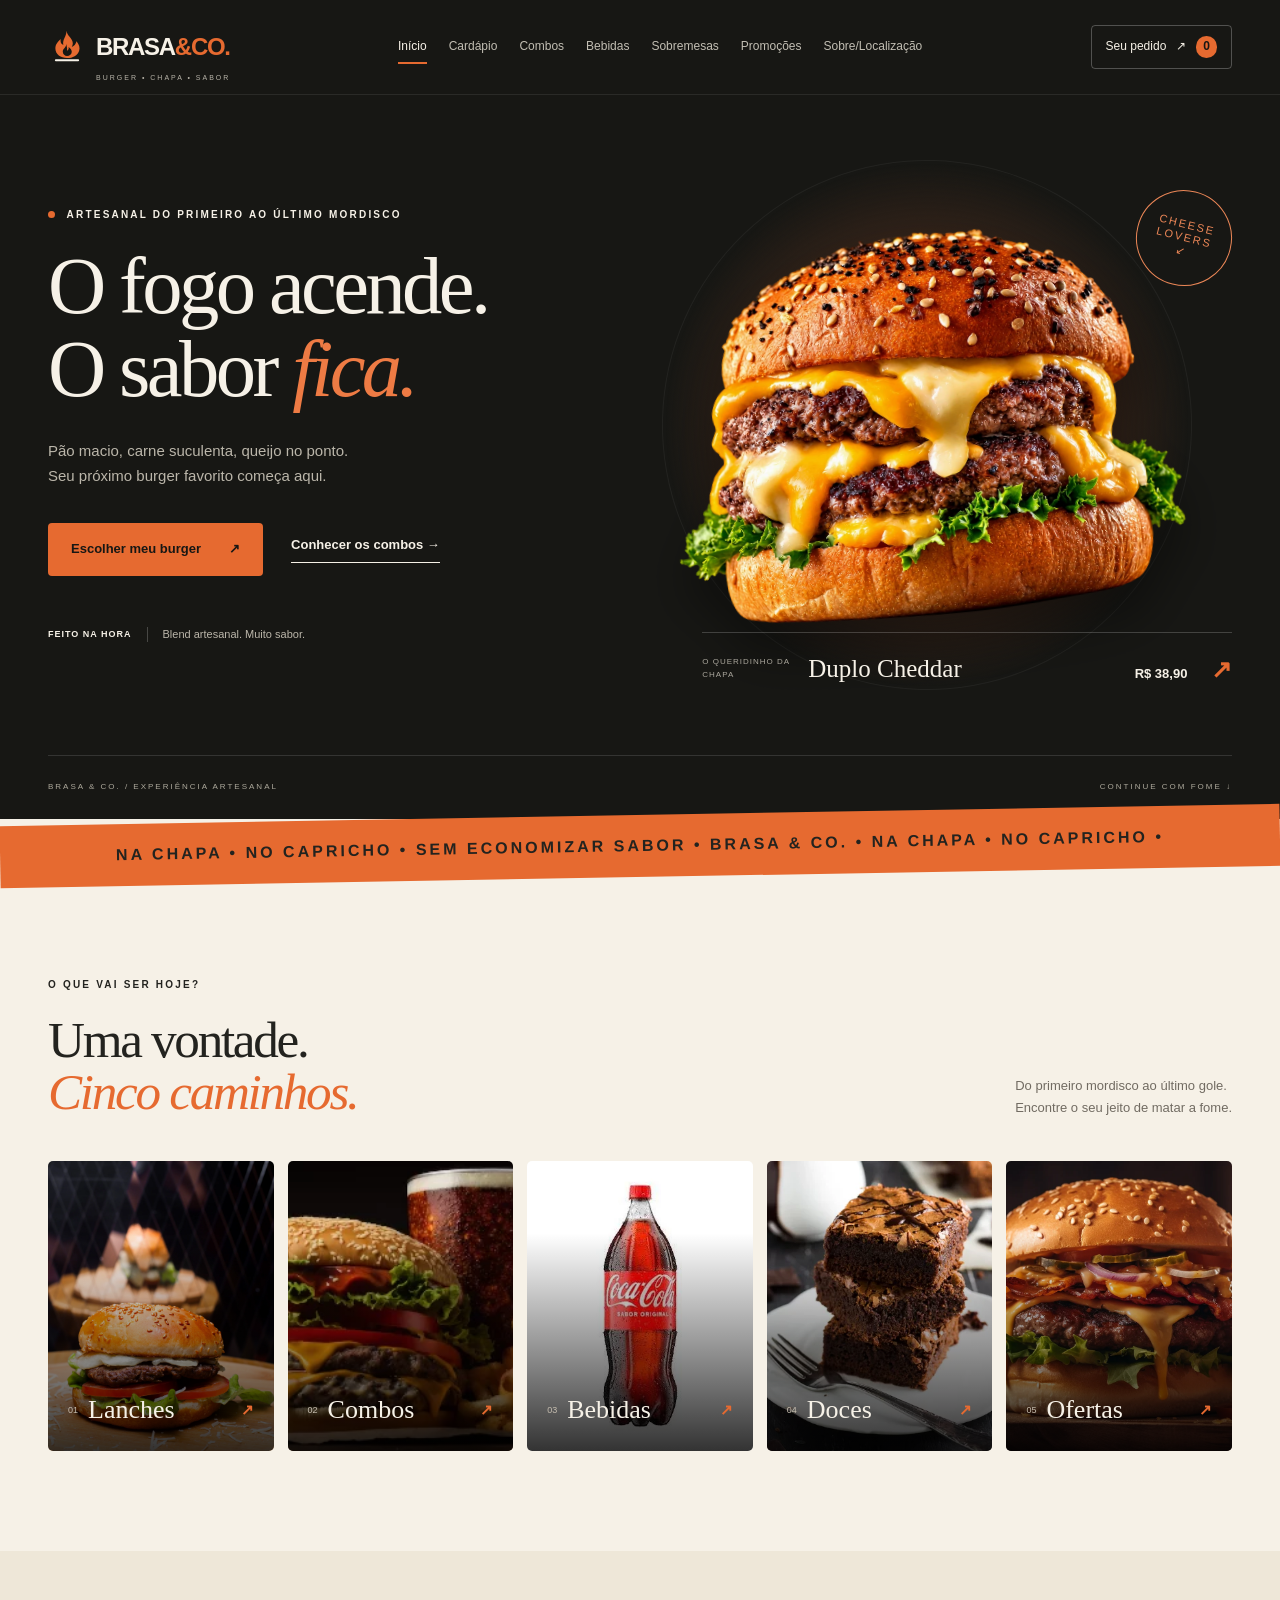
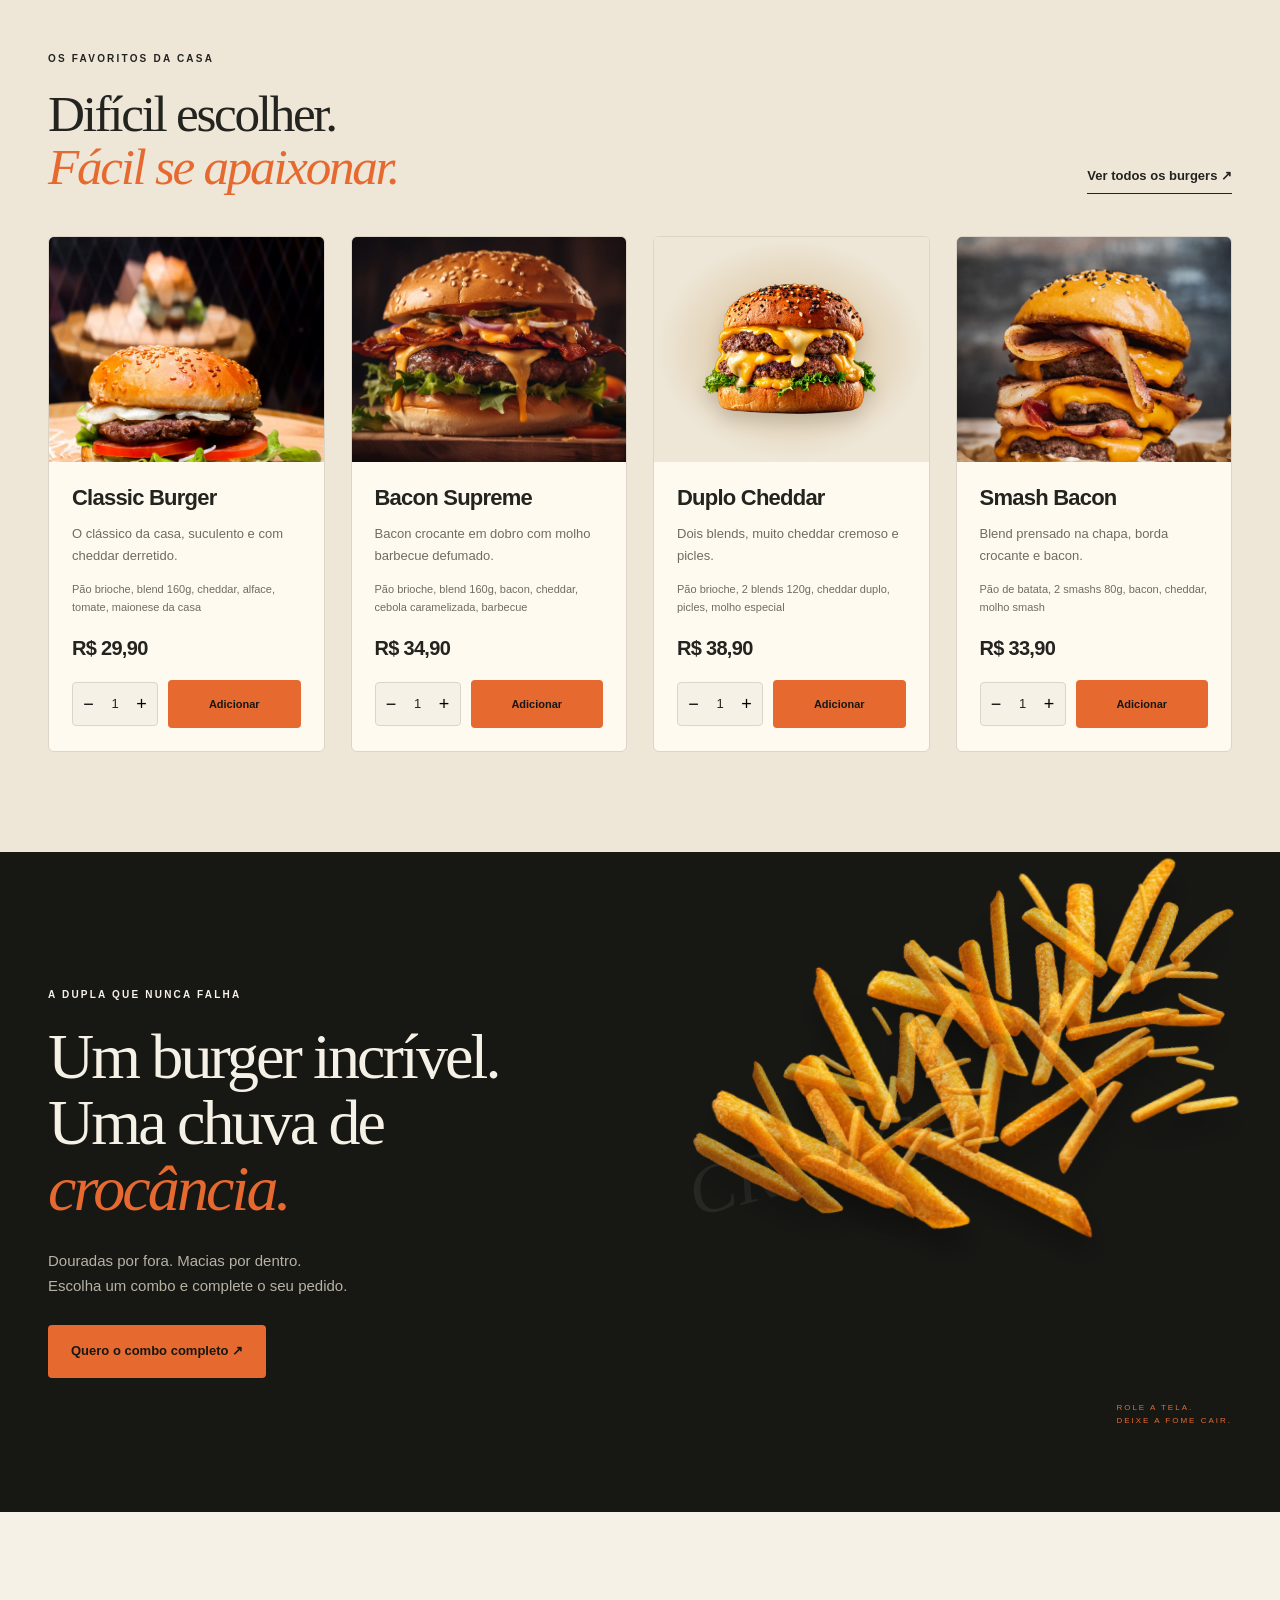
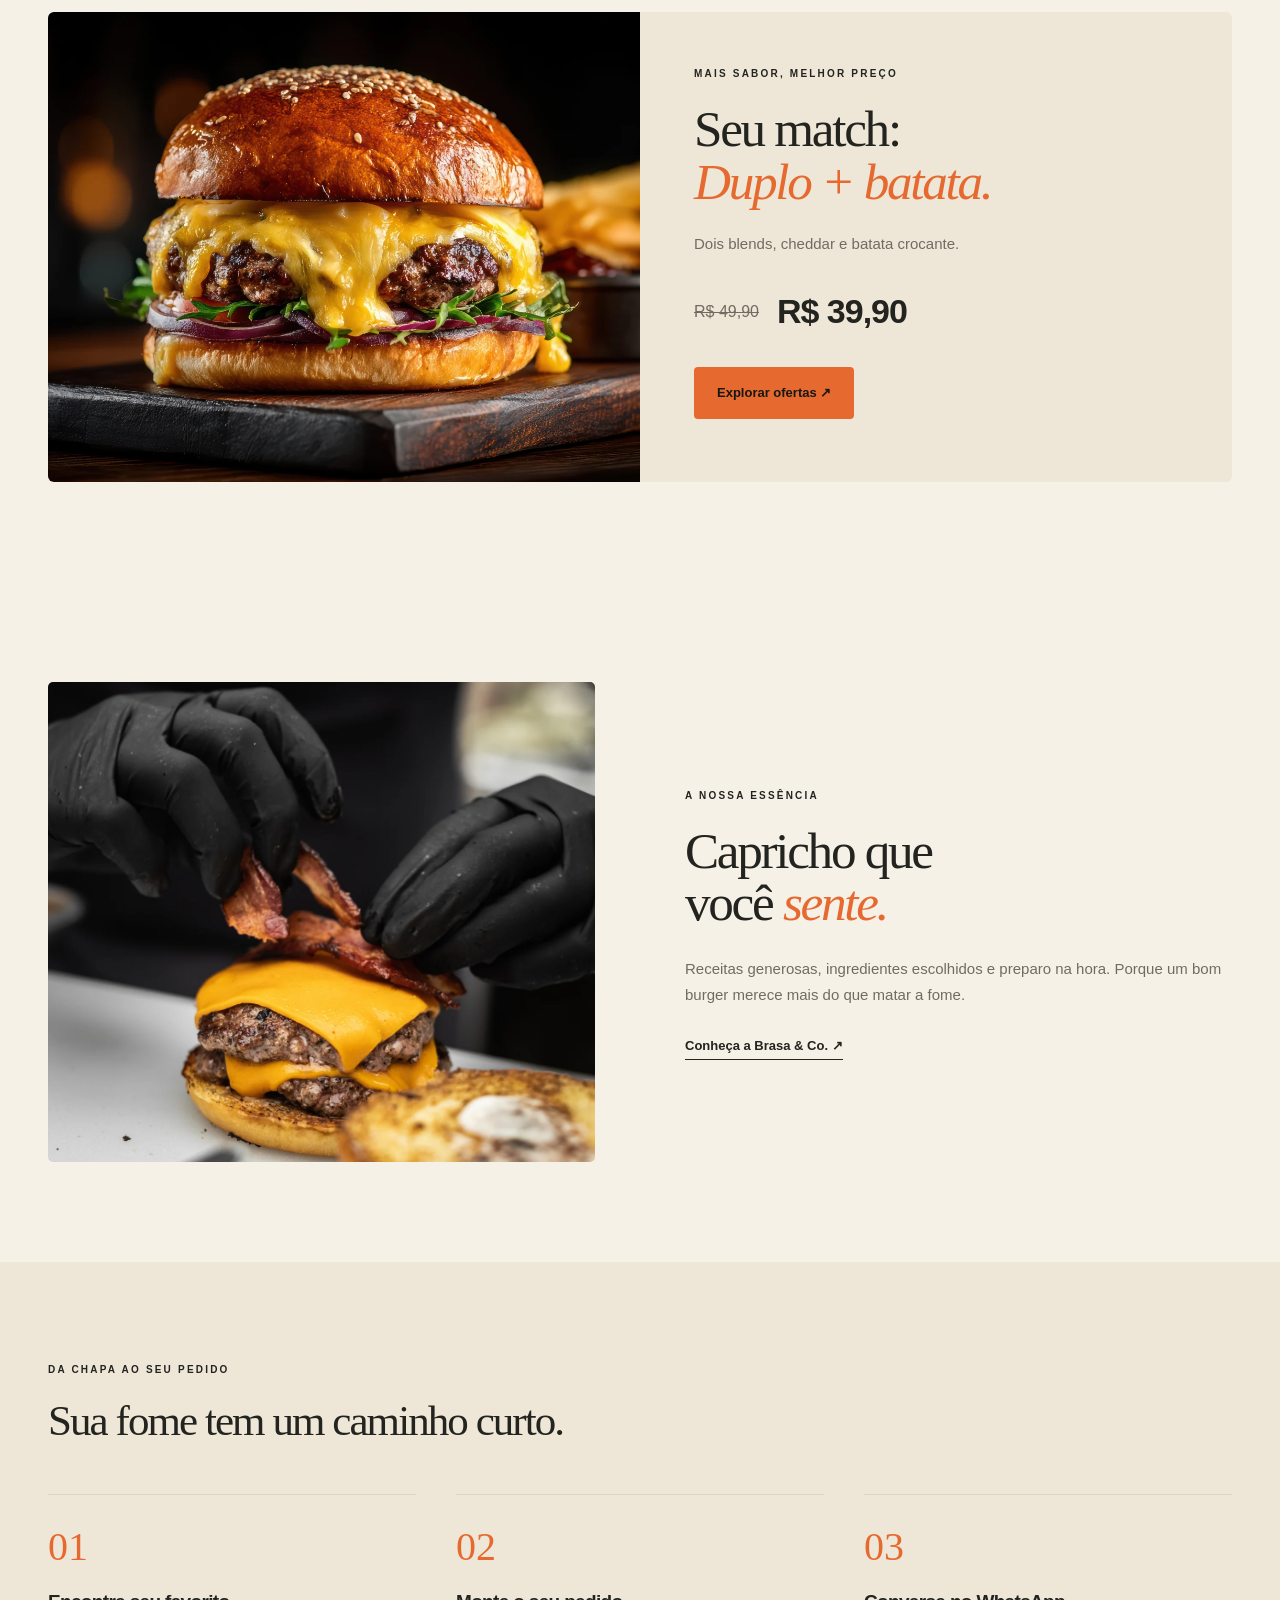
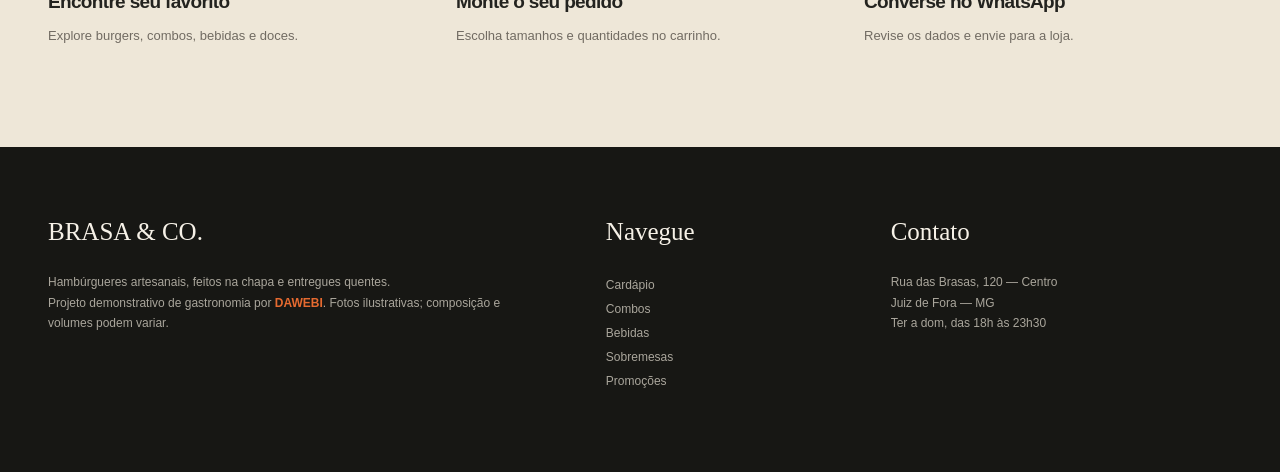
<file: index.html>
<!DOCTYPE html>
<html lang="pt-BR">
<head>
<meta charset="utf-8">
<meta name="viewport" content="width=device-width,initial-scale=1,viewport-fit=cover">
<meta name="description" content="Brasa & Co. — hambúrgueres artesanais, combos generosos e sobremesas. Escolha seu pedido e finalize pelo WhatsApp. Projeto DAWEBI."><meta name="theme-color" content="#171714"><title>Início · Brasa &amp; Co.</title>
<link rel="icon" href="assets/favicon.ico" sizes="16x16 32x32 48x48">
<link rel="icon" href="assets/favicon.svg" type="image/svg+xml">
<link rel="apple-touch-icon" href="assets/apple-touch-icon.png" sizes="180x180">
<link rel="stylesheet" href="css/premium.css">
<link rel="stylesheet" href="css/mobile.css">
</head>
<body data-page="home">
<a class="skip" href="#app">Pular para o conteúdo</a><header id="hdr"></header>
<main id="app"></main>
<footer id="ftr"></footer>
<div id="bar"></div>
<div id="toast" role="status"></div>
<script src="js/script.js"></script>
</body>
</html>
</file>
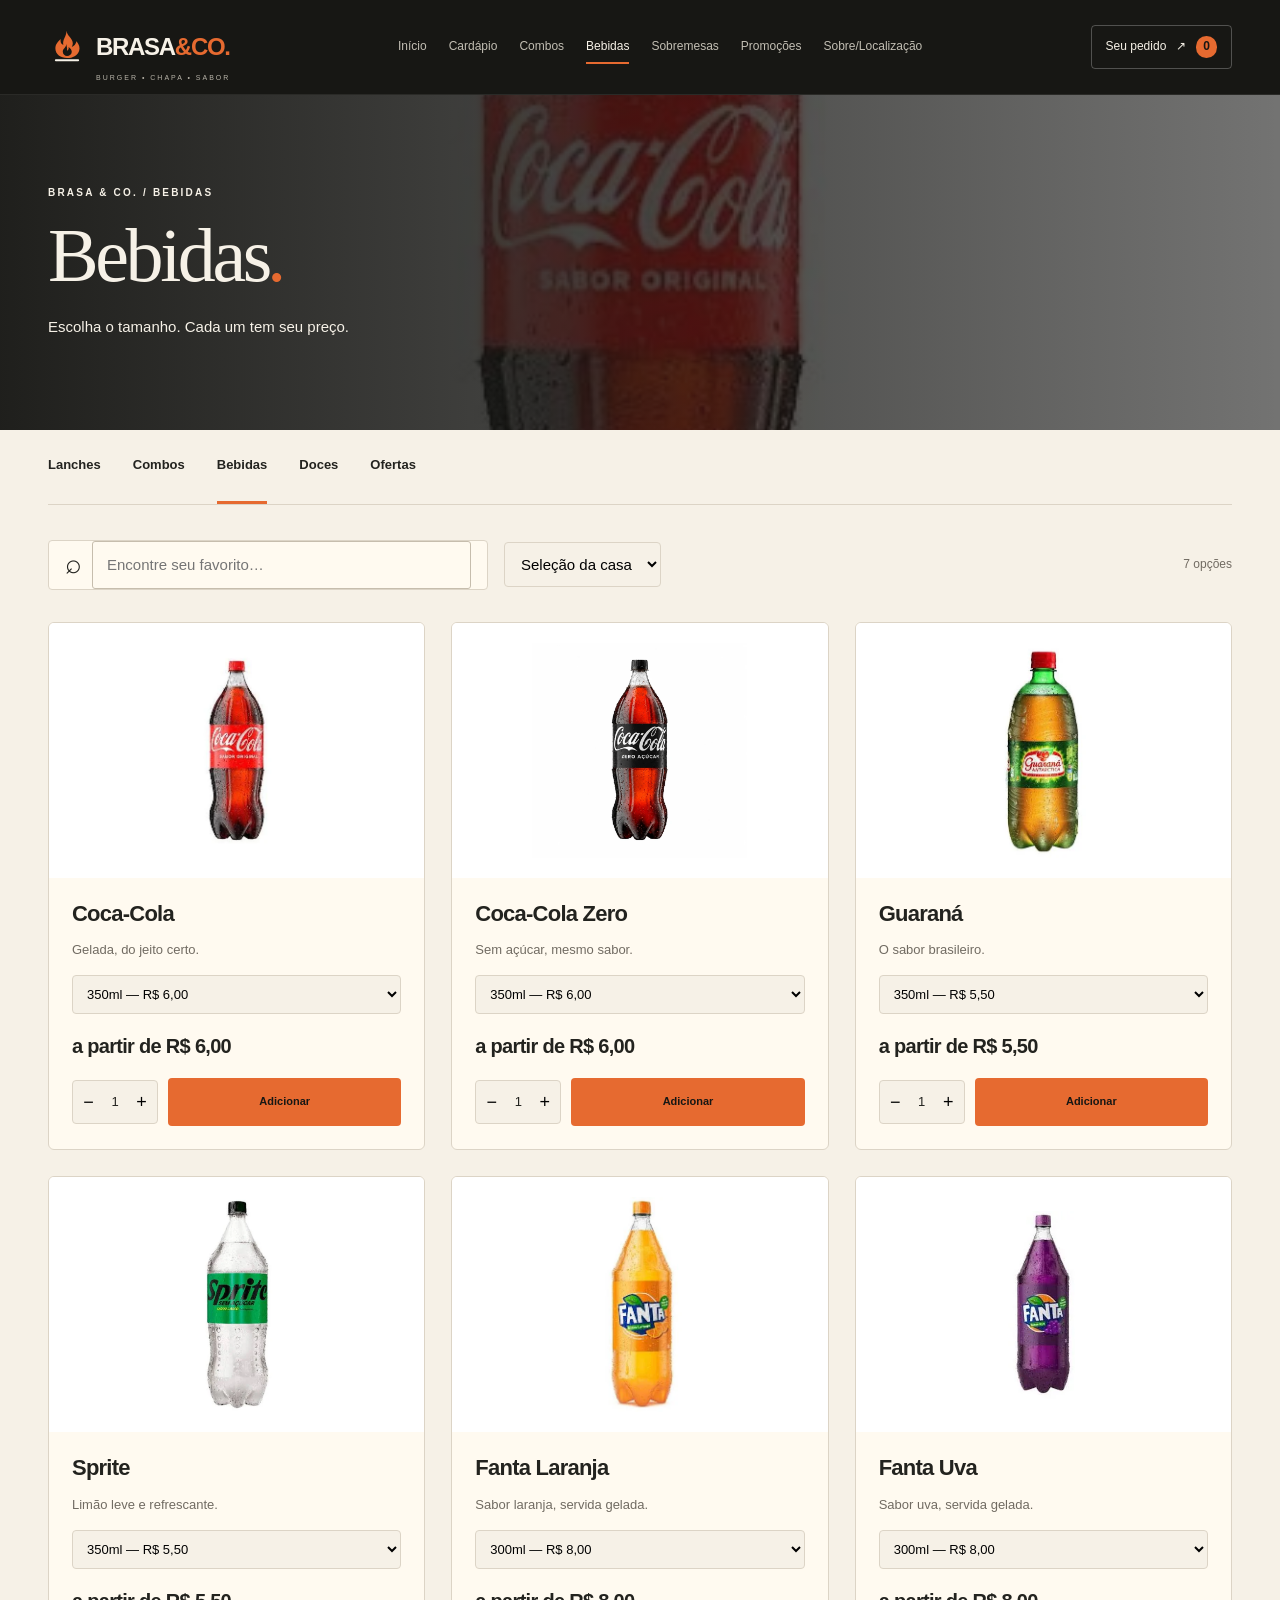
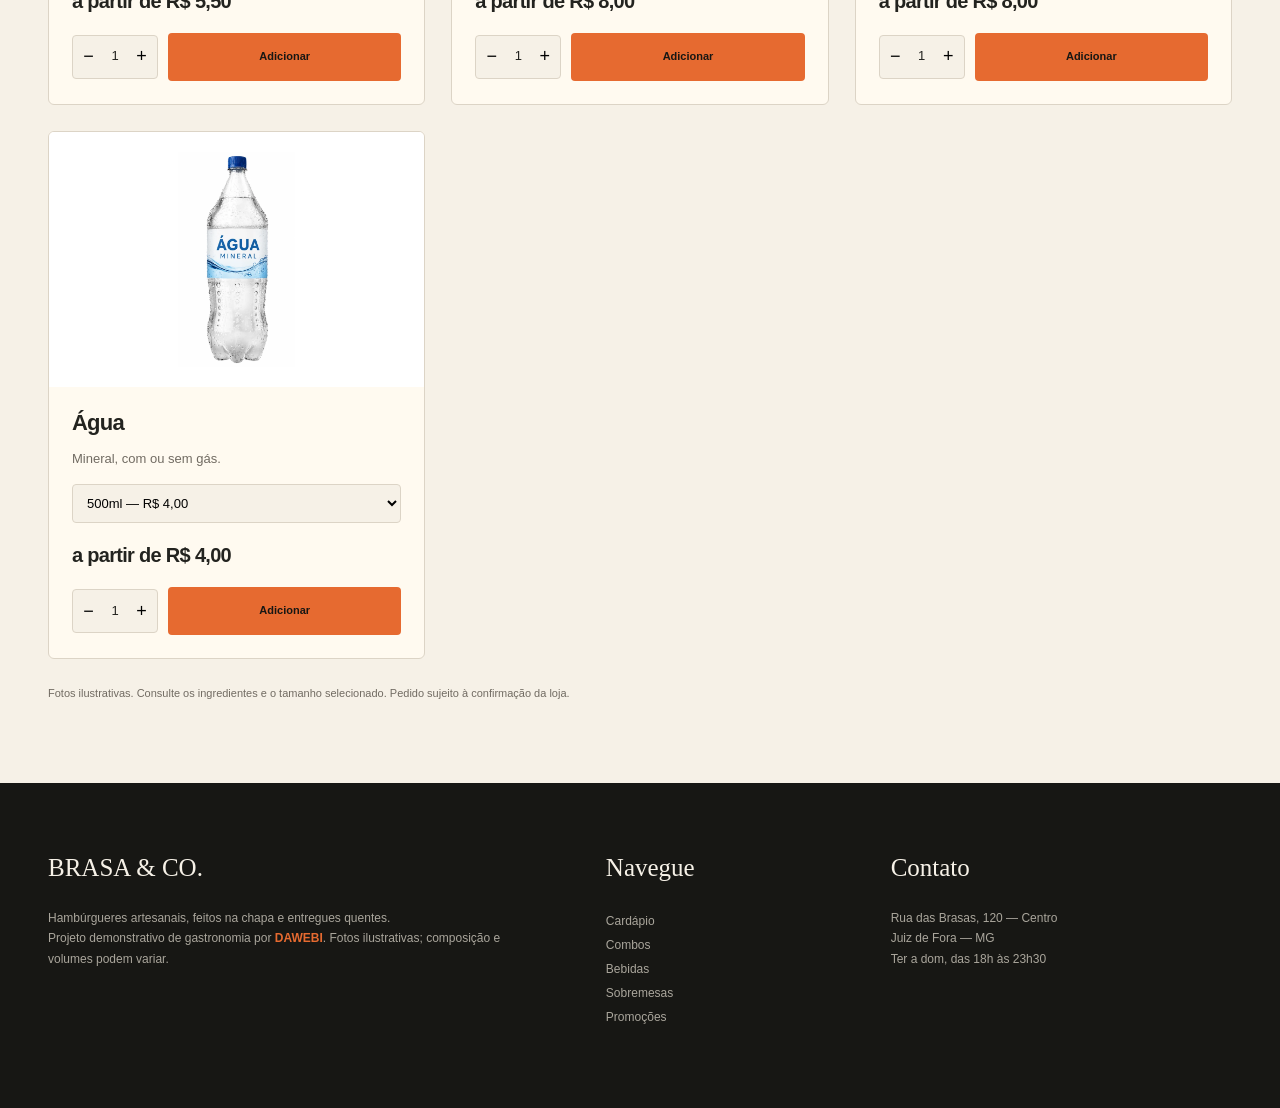
<file: bebidas.html>
<!DOCTYPE html>
<html lang="pt-BR">

<head>
    <meta charset="utf-8">
    <meta name="viewport" content="width=device-width,initial-scale=1,viewport-fit=cover">
    <meta name="description" content="Brasa & Co. — hambúrgueres artesanais, combos generosos e sobremesas. Escolha seu pedido e finalize pelo WhatsApp. Projeto DAWEBI."><meta name="theme-color" content="#171714"><title>Bebidas · Brasa &amp; Co.</title>
    <link rel="icon" href="assets/favicon.ico" sizes="16x16 32x32 48x48">
<link rel="icon" href="assets/favicon.svg" type="image/svg+xml">
<link rel="apple-touch-icon" href="assets/apple-touch-icon.png" sizes="180x180">
<link rel="stylesheet" href="css/premium.css">
<link rel="stylesheet" href="css/mobile.css">
</head>

<body data-page="bebidas">
    <a class="skip" href="#app">Pular para o conteúdo</a><header id="hdr"></header>
    <main id="app"></main>
    <footer id="ftr"></footer>
    <div id="bar"></div>
    <div id="toast" role="status"></div>
    <script src="js/script.js"></script>
</body>

</html>
</file>
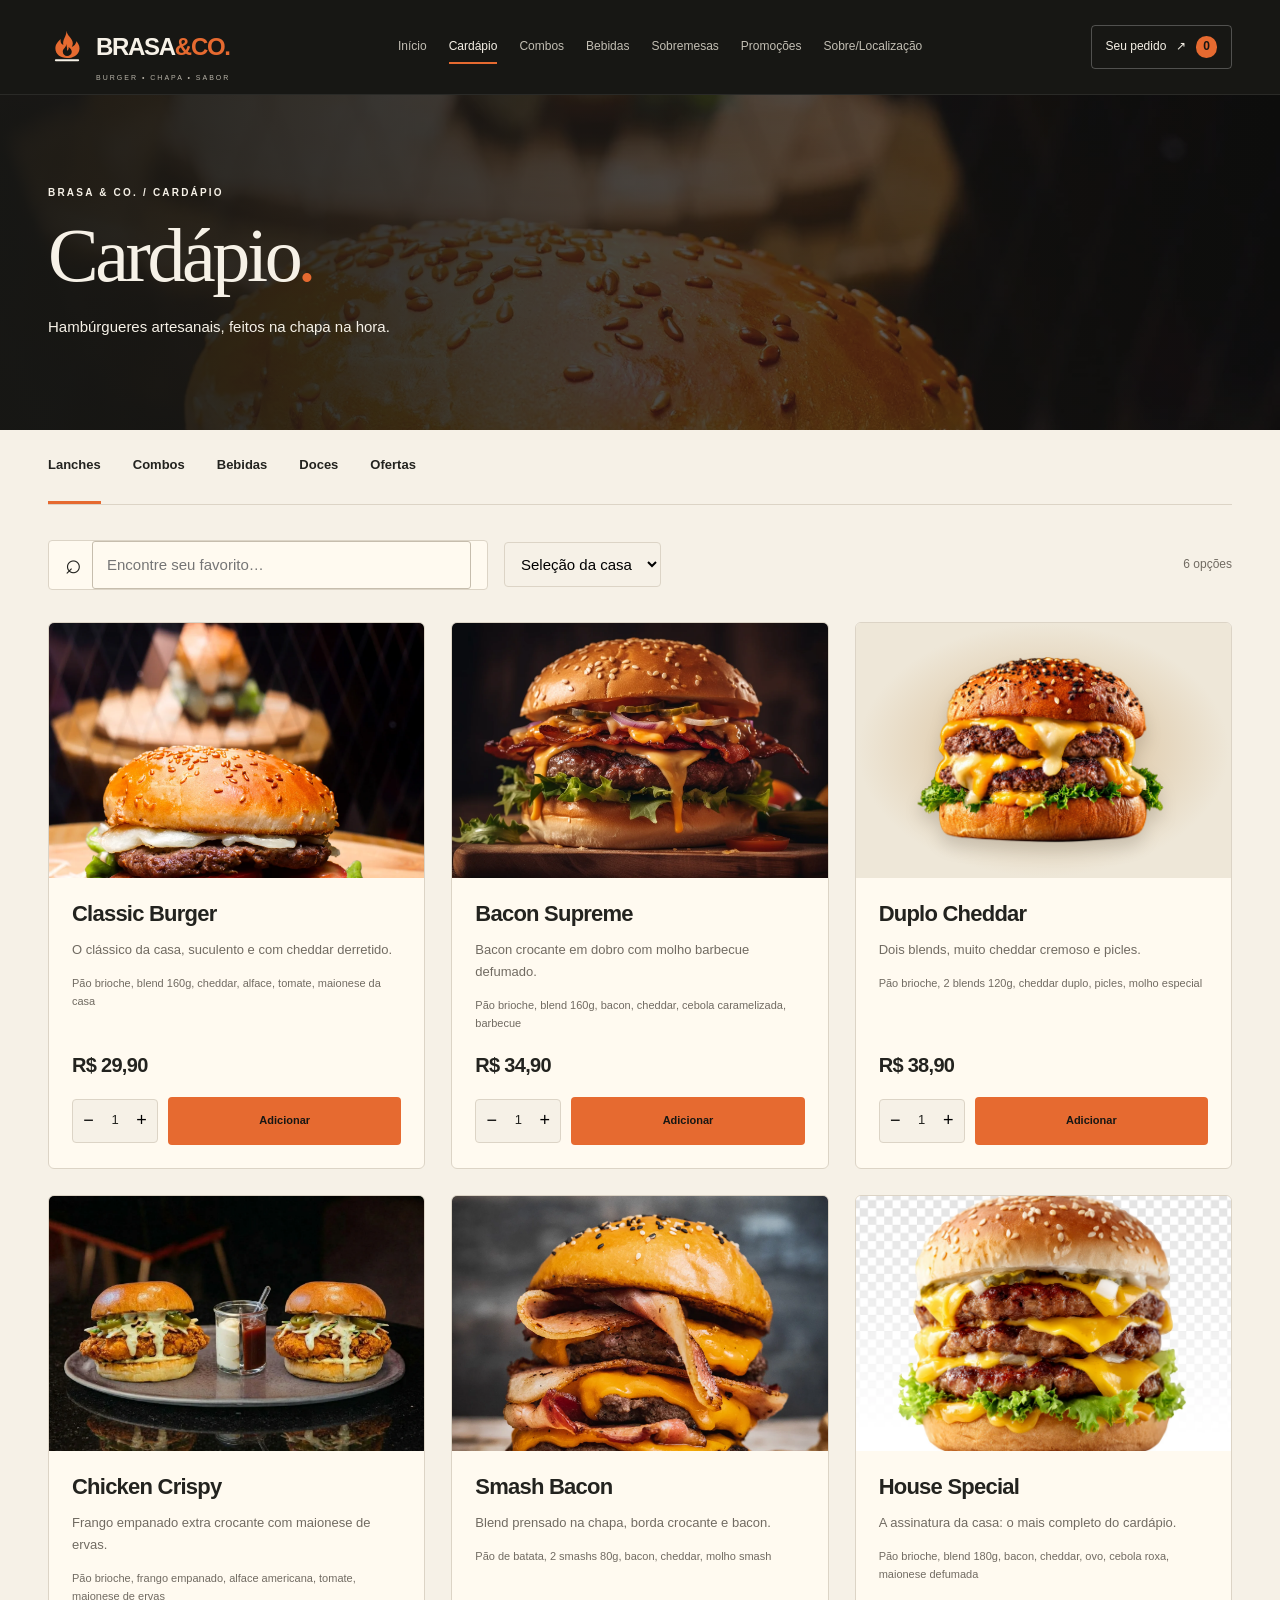
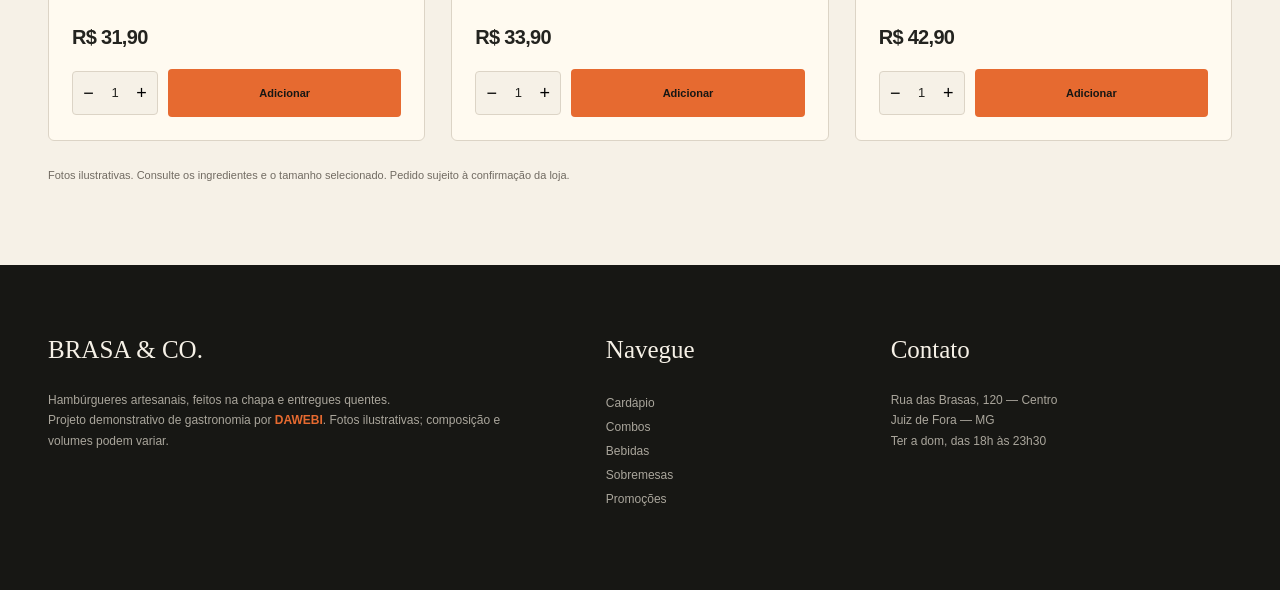
<file: cardapio.html>
<!DOCTYPE html>
<html lang="pt-BR">

<head>
    <meta charset="utf-8">
    <meta name="viewport" content="width=device-width,initial-scale=1,viewport-fit=cover">
    <meta name="description" content="Brasa & Co. — hambúrgueres artesanais, combos generosos e sobremesas. Escolha seu pedido e finalize pelo WhatsApp. Projeto DAWEBI."><meta name="theme-color" content="#171714"><title>Cardápio · Brasa &amp; Co.</title>
    <link rel="icon" href="assets/favicon.ico" sizes="16x16 32x32 48x48">
<link rel="icon" href="assets/favicon.svg" type="image/svg+xml">
<link rel="apple-touch-icon" href="assets/apple-touch-icon.png" sizes="180x180">
<link rel="stylesheet" href="css/premium.css">
<link rel="stylesheet" href="css/mobile.css">
</head>

<body data-page="lanches">
    <a class="skip" href="#app">Pular para o conteúdo</a><header id="hdr"></header>
    <main id="app"></main>
    <footer id="ftr"></footer>
    <div id="bar"></div>
    <div id="toast" role="status"></div>
    <script src="js/script.js"></script>
</body>

</html>
</file>
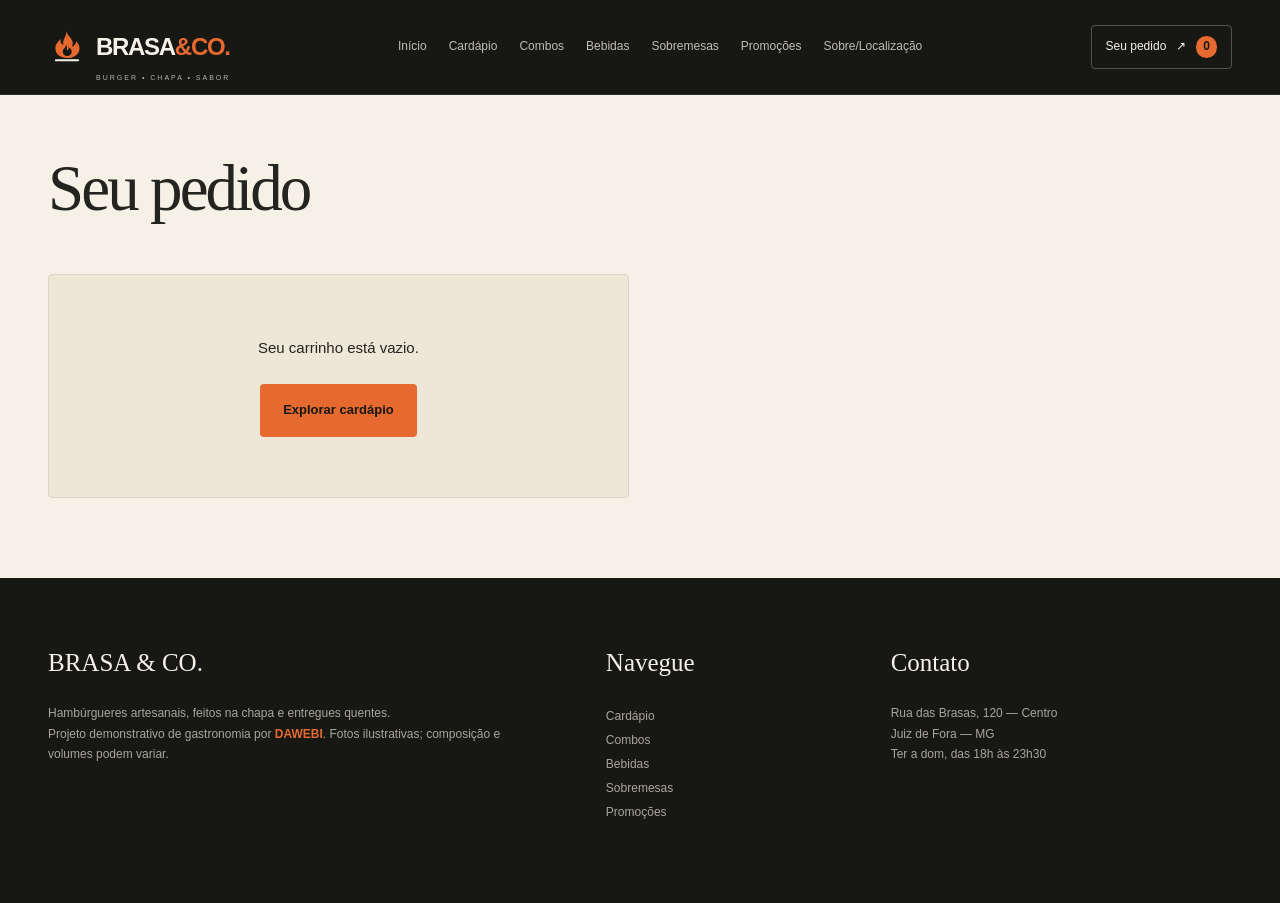
<file: carrinho.html>
<!DOCTYPE html>
<html lang="pt-BR">

<head>
    <meta charset="utf-8">
    <meta name="viewport" content="width=device-width,initial-scale=1,viewport-fit=cover">
    <meta name="description" content="Brasa & Co. — hambúrgueres artesanais, combos generosos e sobremesas. Escolha seu pedido e finalize pelo WhatsApp. Projeto DAWEBI."><meta name="theme-color" content="#171714"><title>Seu pedido · Brasa &amp; Co.</title>
    <link rel="icon" href="assets/favicon.ico" sizes="16x16 32x32 48x48">
<link rel="icon" href="assets/favicon.svg" type="image/svg+xml">
<link rel="apple-touch-icon" href="assets/apple-touch-icon.png" sizes="180x180">
<link rel="stylesheet" href="css/premium.css">
<link rel="stylesheet" href="css/mobile.css">
</head>

<body data-page="carrinho">
    <a class="skip" href="#app">Pular para o conteúdo</a><header id="hdr"></header>
    <main id="app"></main>
    <footer id="ftr"></footer>
    <div id="bar"></div>
    <div id="toast" role="status"></div>
    <script src="js/script.js"></script>
</body>

</html>
</file>
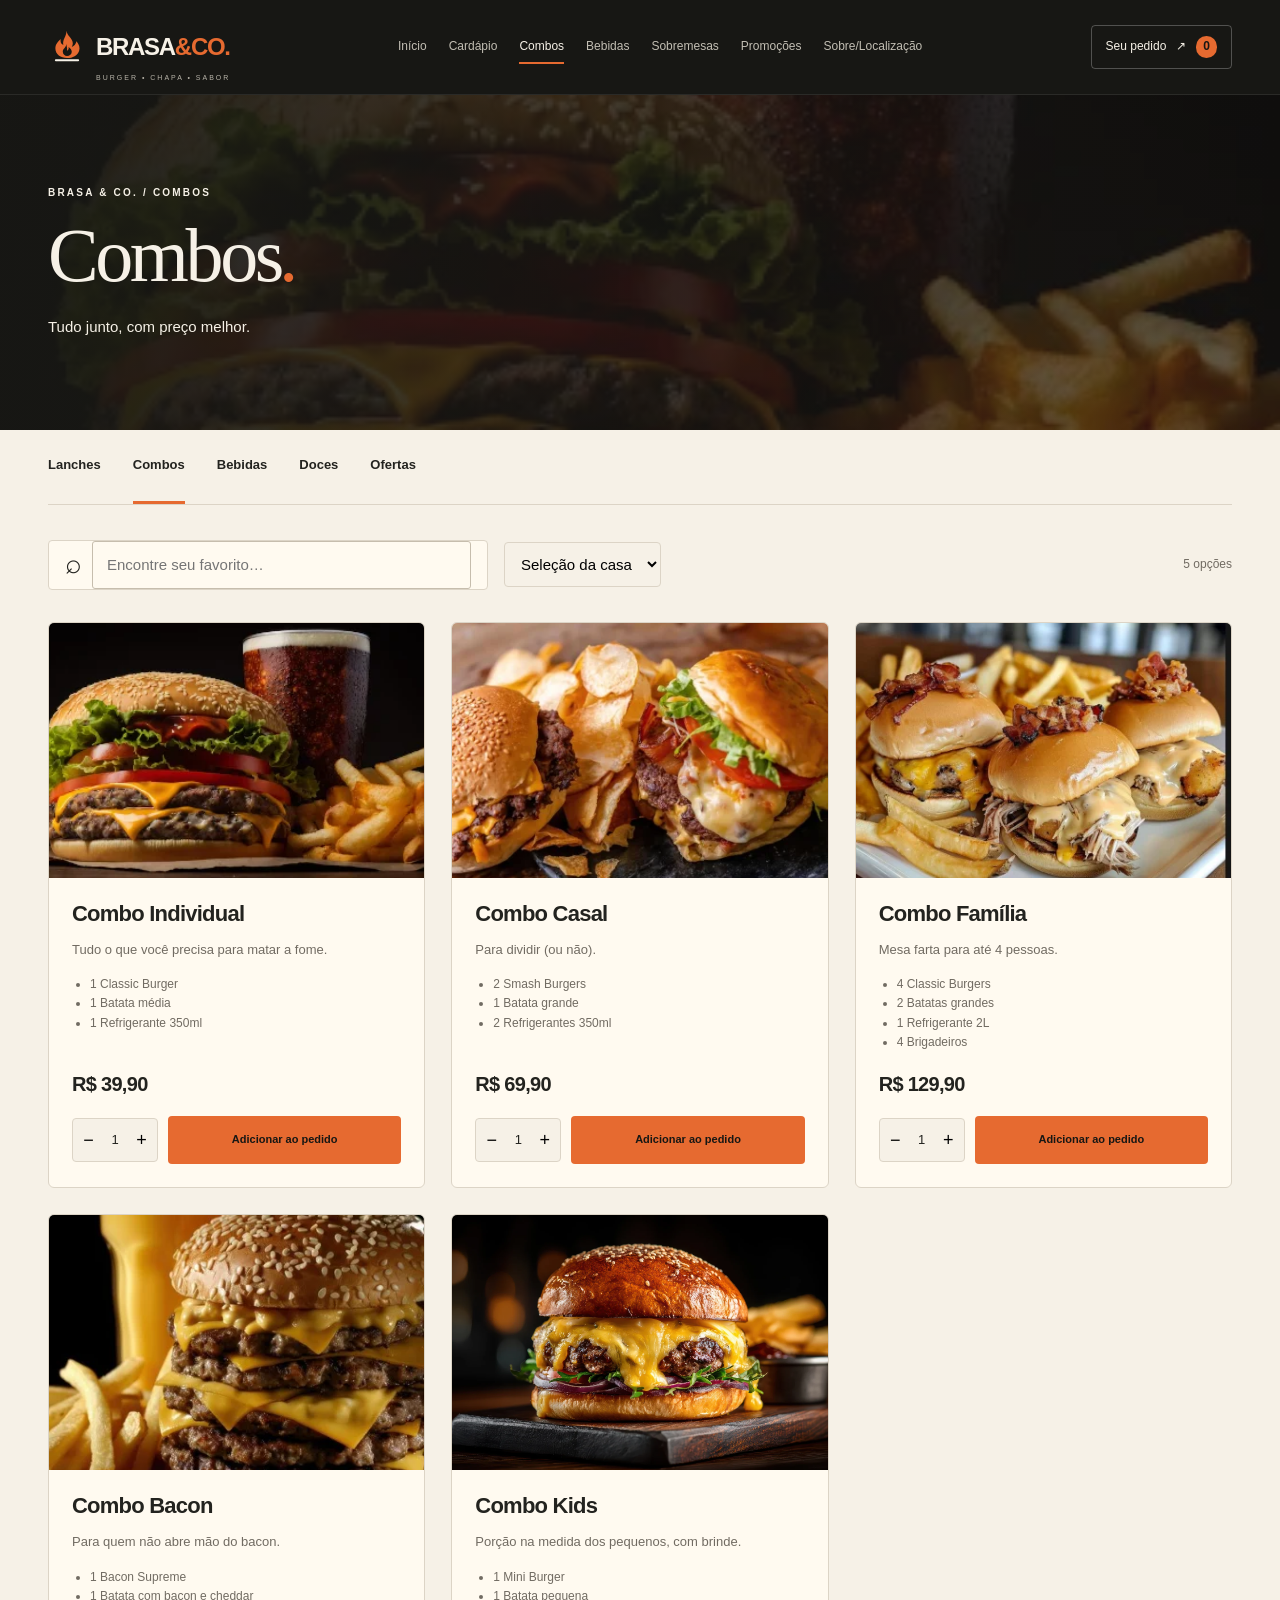
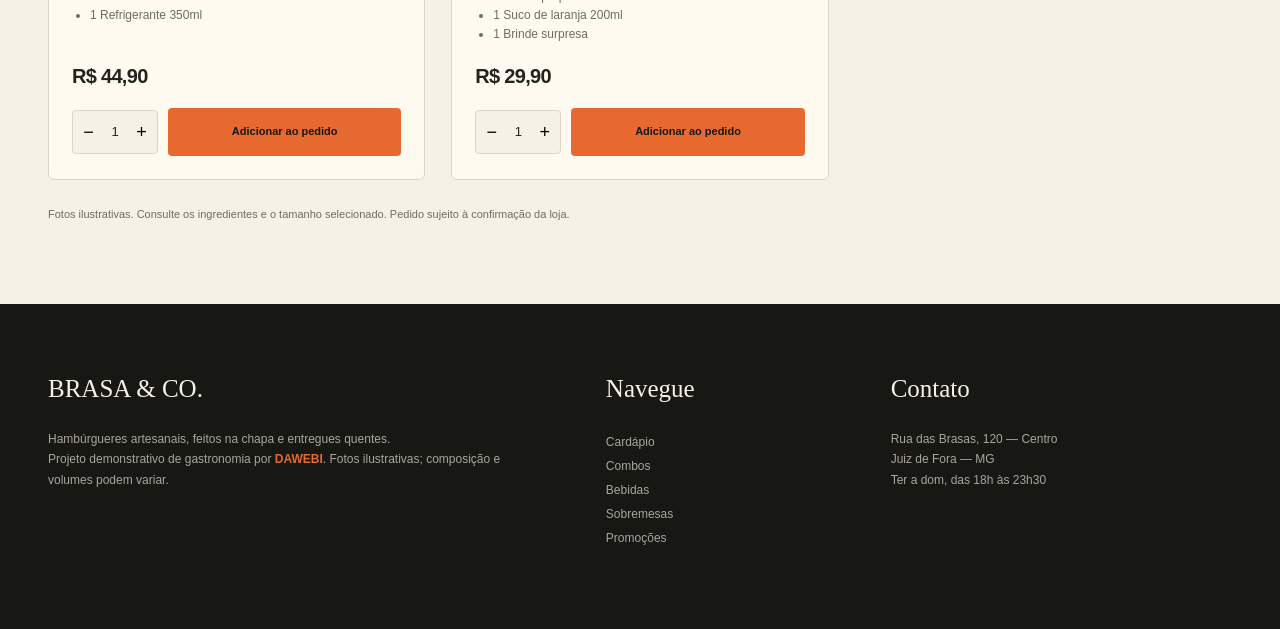
<file: combos.html>
<!DOCTYPE html>
<html lang="pt-BR">

<head>
    <meta charset="utf-8">
    <meta name="viewport" content="width=device-width,initial-scale=1,viewport-fit=cover">
    <meta name="description" content="Brasa & Co. — hambúrgueres artesanais, combos generosos e sobremesas. Escolha seu pedido e finalize pelo WhatsApp. Projeto DAWEBI."><meta name="theme-color" content="#171714"><title>Combos · Brasa &amp; Co.</title>
    <link rel="icon" href="assets/favicon.ico" sizes="16x16 32x32 48x48">
<link rel="icon" href="assets/favicon.svg" type="image/svg+xml">
<link rel="apple-touch-icon" href="assets/apple-touch-icon.png" sizes="180x180">
<link rel="stylesheet" href="css/premium.css">
<link rel="stylesheet" href="css/mobile.css">
</head>

<body data-page="combos">
    <a class="skip" href="#app">Pular para o conteúdo</a><header id="hdr"></header>
    <main id="app"></main>
    <footer id="ftr"></footer>
    <div id="bar"></div>
    <div id="toast" role="status"></div>
    <script src="js/script.js"></script>
</body>

</html>
</file>
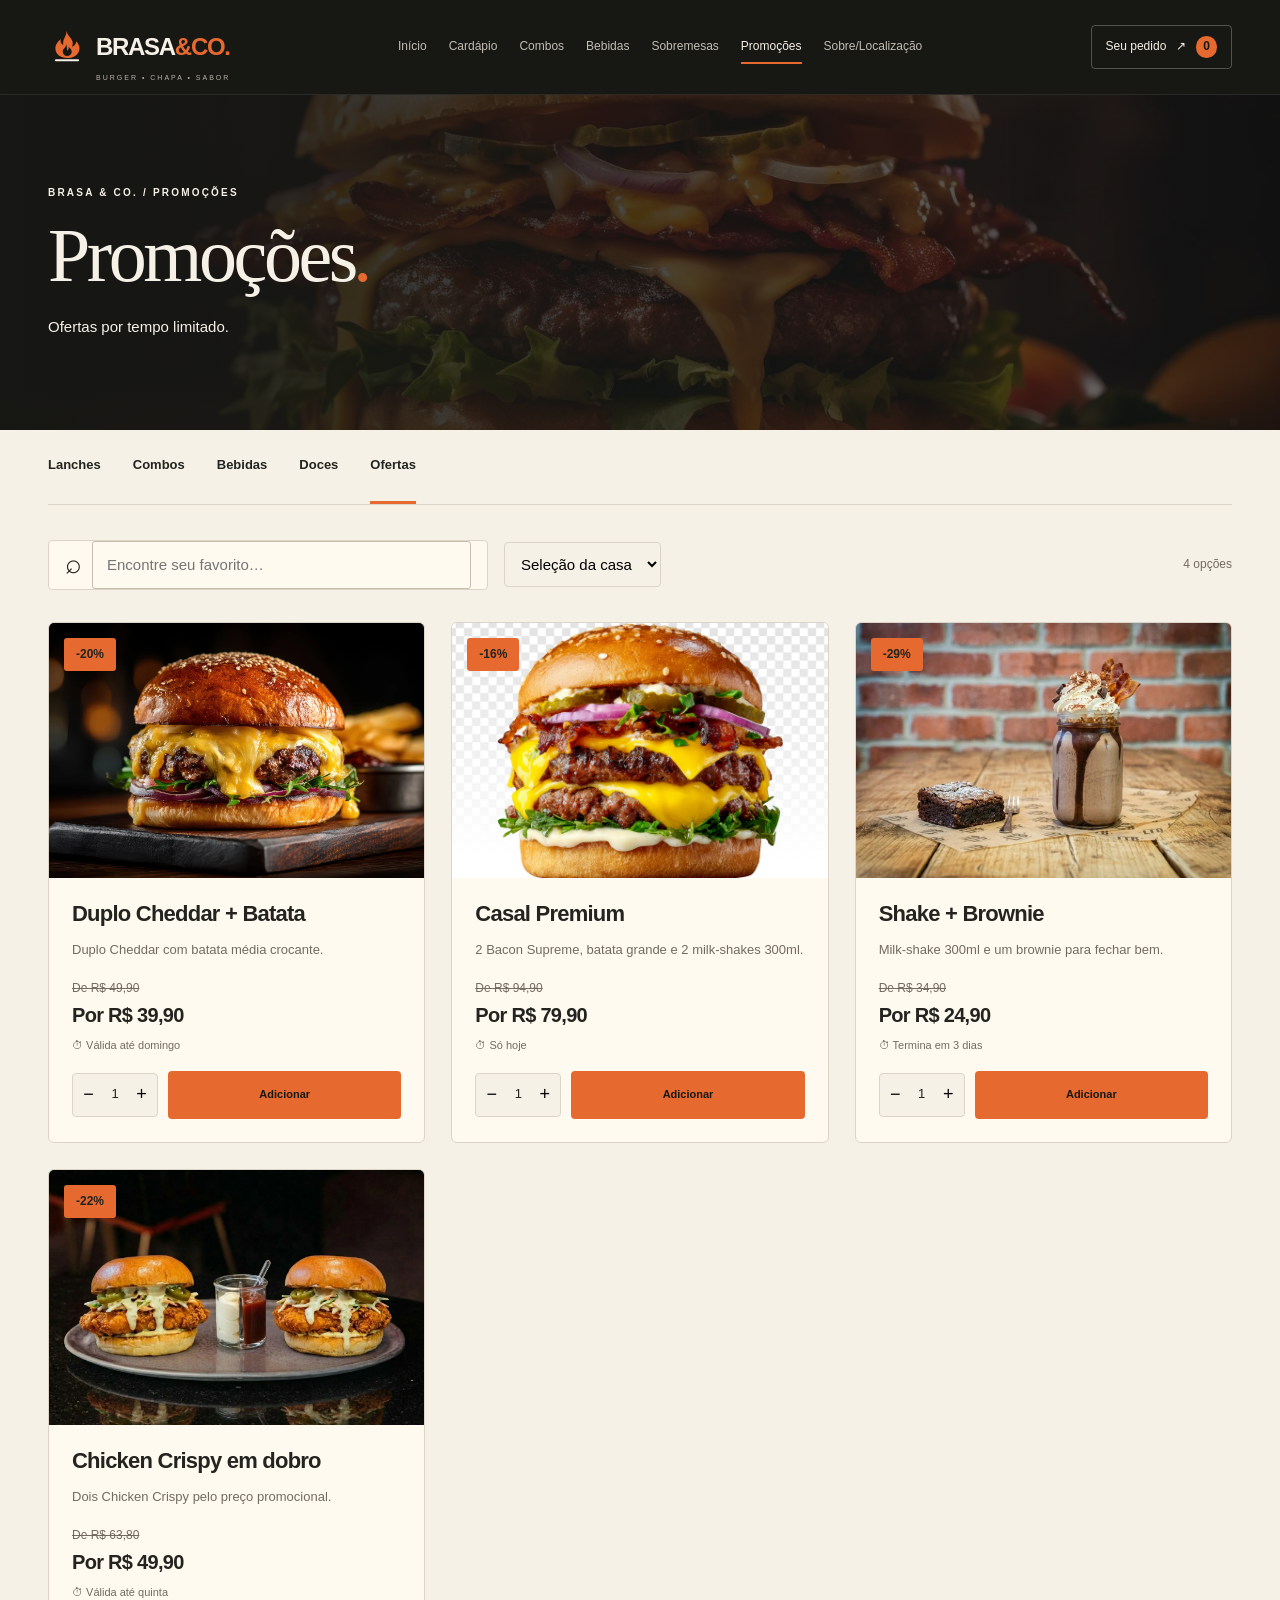
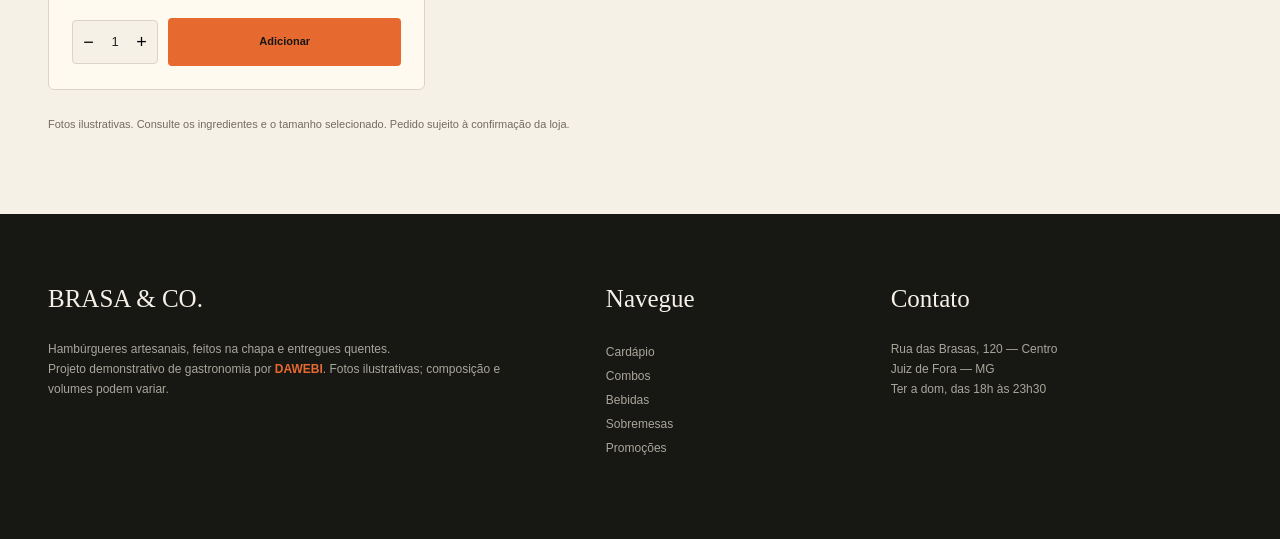
<file: promocoes.html>
<!DOCTYPE html>
<html lang="pt-BR">
<head>
<meta charset="utf-8">
<meta name="viewport" content="width=device-width,initial-scale=1,viewport-fit=cover">
<meta name="description" content="Brasa & Co. — hambúrgueres artesanais, combos generosos e sobremesas. Escolha seu pedido e finalize pelo WhatsApp. Projeto DAWEBI."><meta name="theme-color" content="#171714"><title>Promoções · Brasa &amp; Co.</title>
<link rel="icon" href="assets/favicon.ico" sizes="16x16 32x32 48x48">
<link rel="icon" href="assets/favicon.svg" type="image/svg+xml">
<link rel="apple-touch-icon" href="assets/apple-touch-icon.png" sizes="180x180">
<link rel="stylesheet" href="css/premium.css">
<link rel="stylesheet" href="css/mobile.css">
</head>
<body data-page="promocoes">
<a class="skip" href="#app">Pular para o conteúdo</a><header id="hdr"></header>
<main id="app"></main>
<footer id="ftr"></footer>
<div id="bar"></div>
<div id="toast" role="status"></div>
<script src="js/script.js"></script>
</body>
</html>
</file>
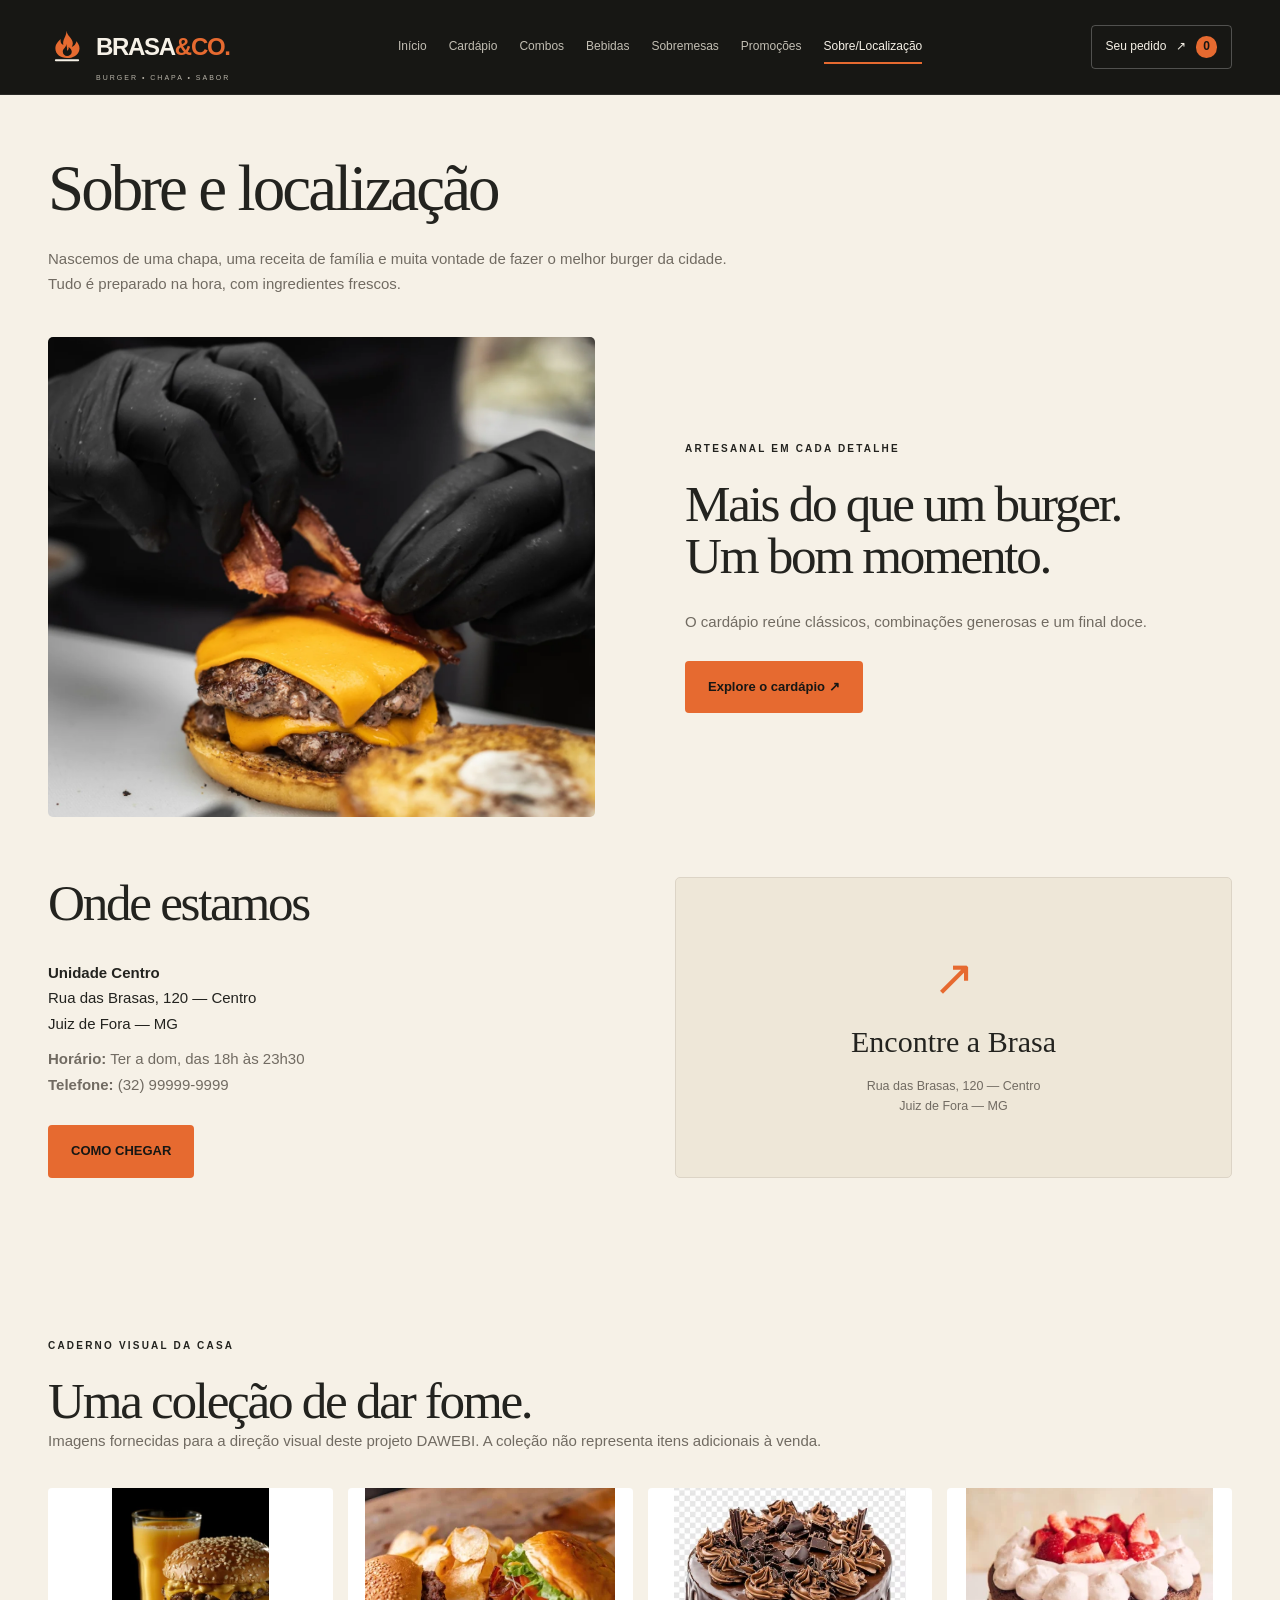
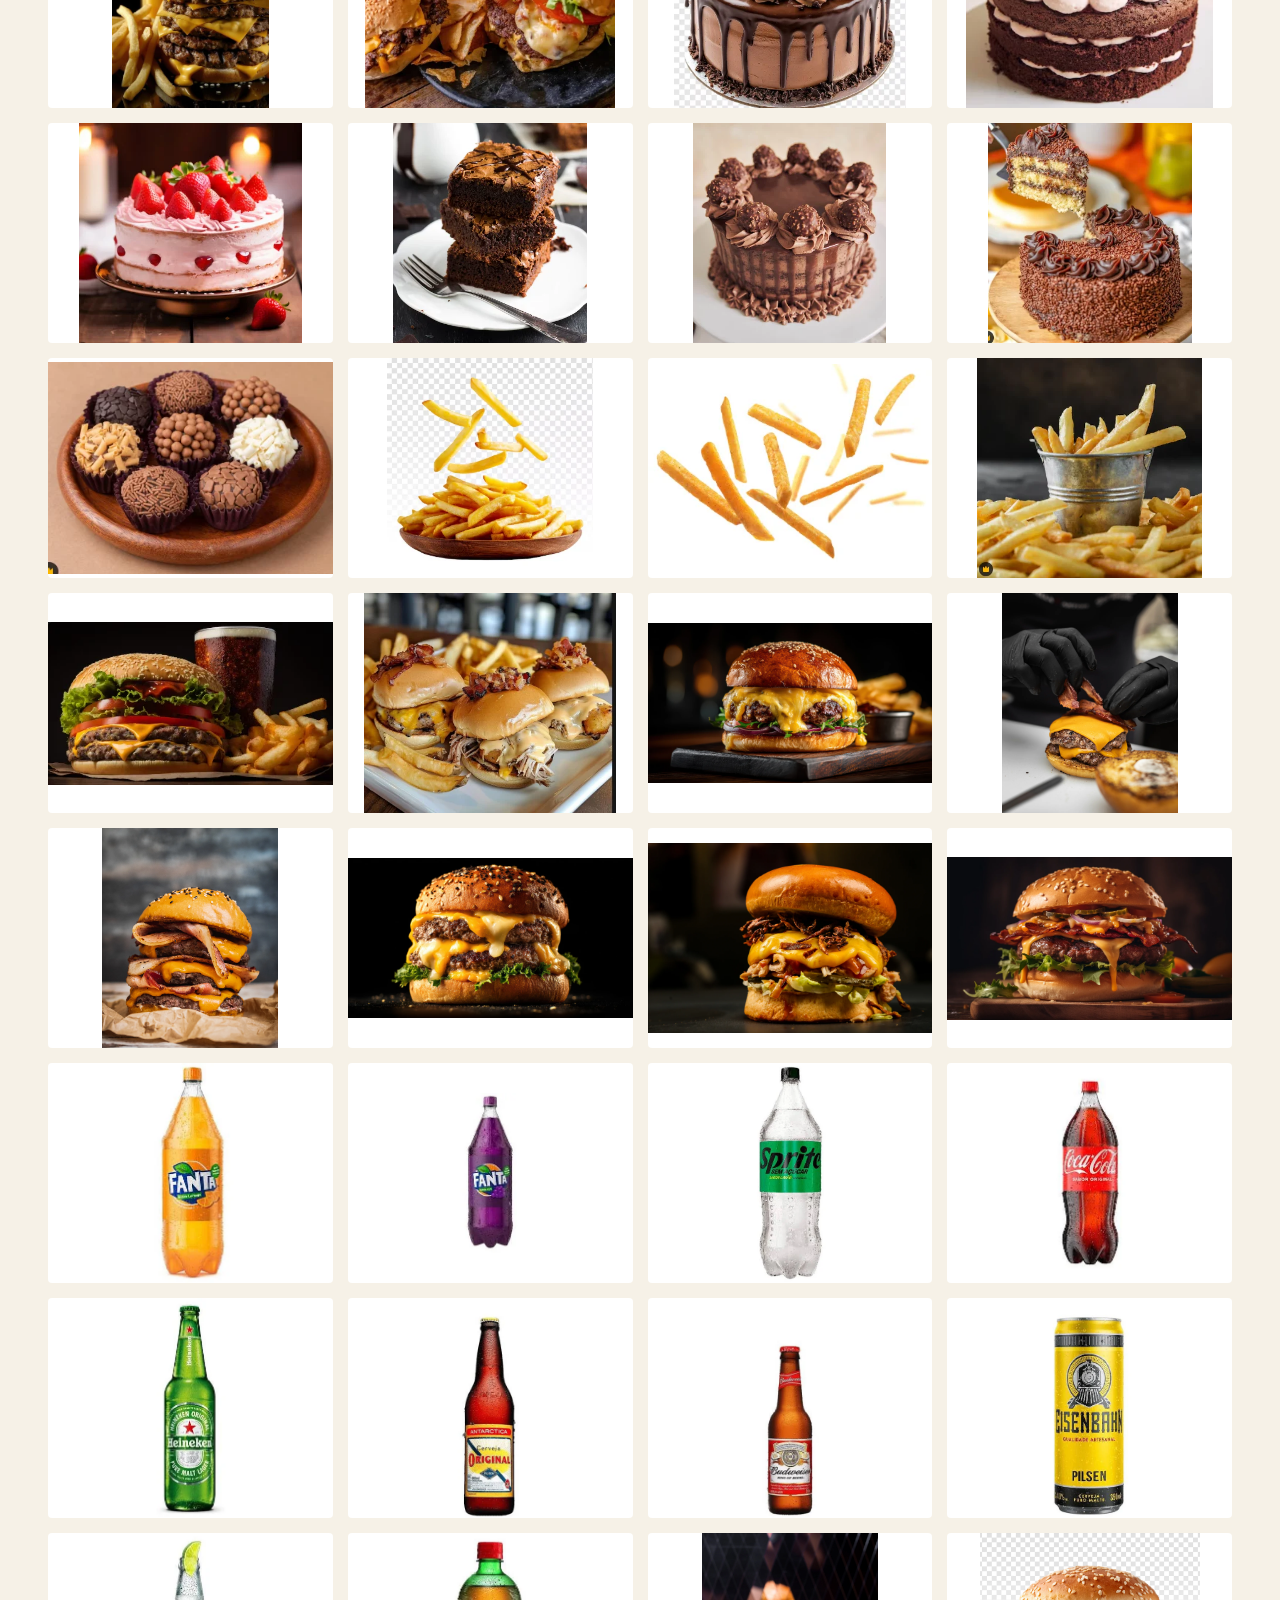
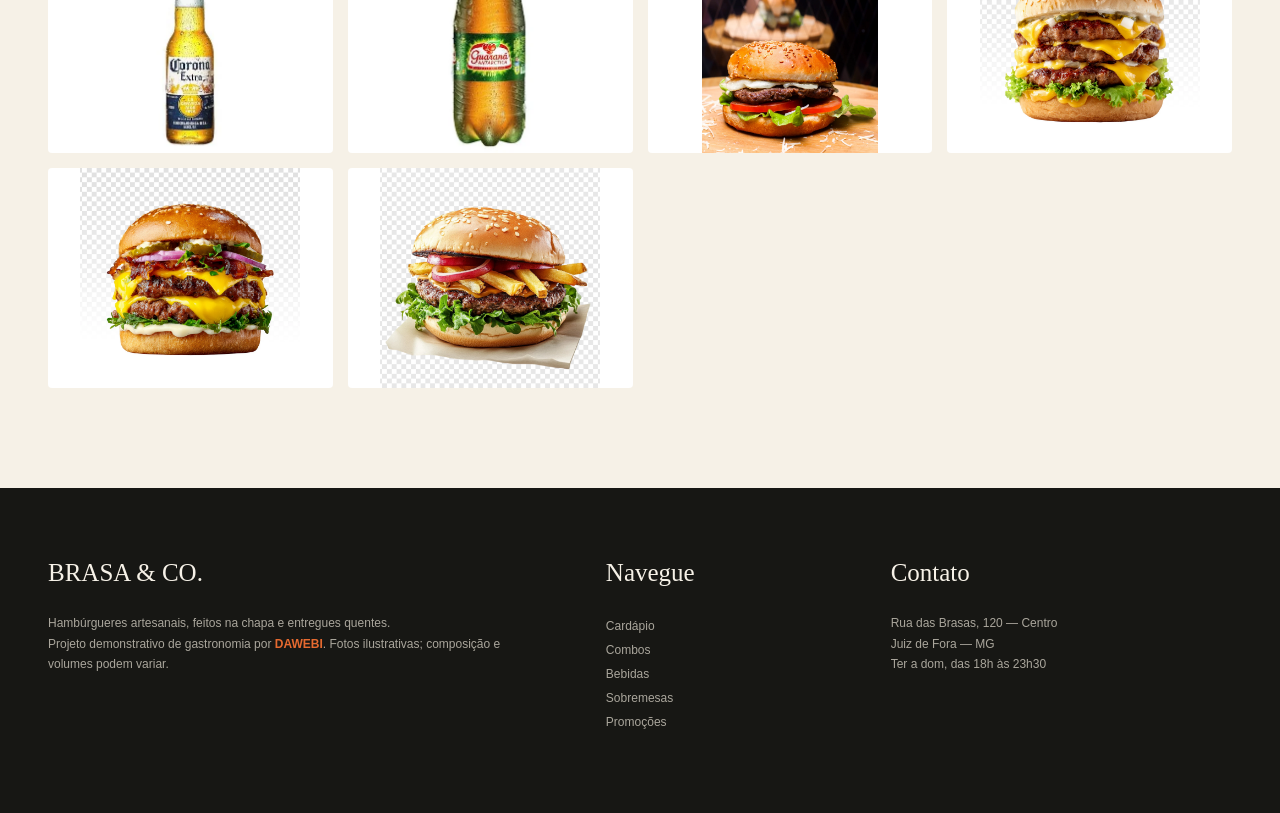
<file: sobre.html>
<!DOCTYPE html>
<html lang="pt-BR">
<head>
<meta charset="utf-8">
<meta name="viewport" content="width=device-width,initial-scale=1,viewport-fit=cover">
<meta name="description" content="Brasa & Co. — hambúrgueres artesanais, combos generosos e sobremesas. Escolha seu pedido e finalize pelo WhatsApp. Projeto DAWEBI."><meta name="theme-color" content="#171714"><title>Sobre e localização · Brasa &amp; Co.</title>
<link rel="icon" href="assets/favicon.ico" sizes="16x16 32x32 48x48">
<link rel="icon" href="assets/favicon.svg" type="image/svg+xml">
<link rel="apple-touch-icon" href="assets/apple-touch-icon.png" sizes="180x180">
<link rel="stylesheet" href="css/premium.css">
<link rel="stylesheet" href="css/mobile.css">
</head>
<body data-page="sobre">
<a class="skip" href="#app">Pular para o conteúdo</a><header id="hdr"></header>
<main id="app"></main>
<footer id="ftr"></footer>
<div id="bar"></div>
<div id="toast" role="status"></div>
<script src="js/script.js"></script>
</body>
</html>
</file>
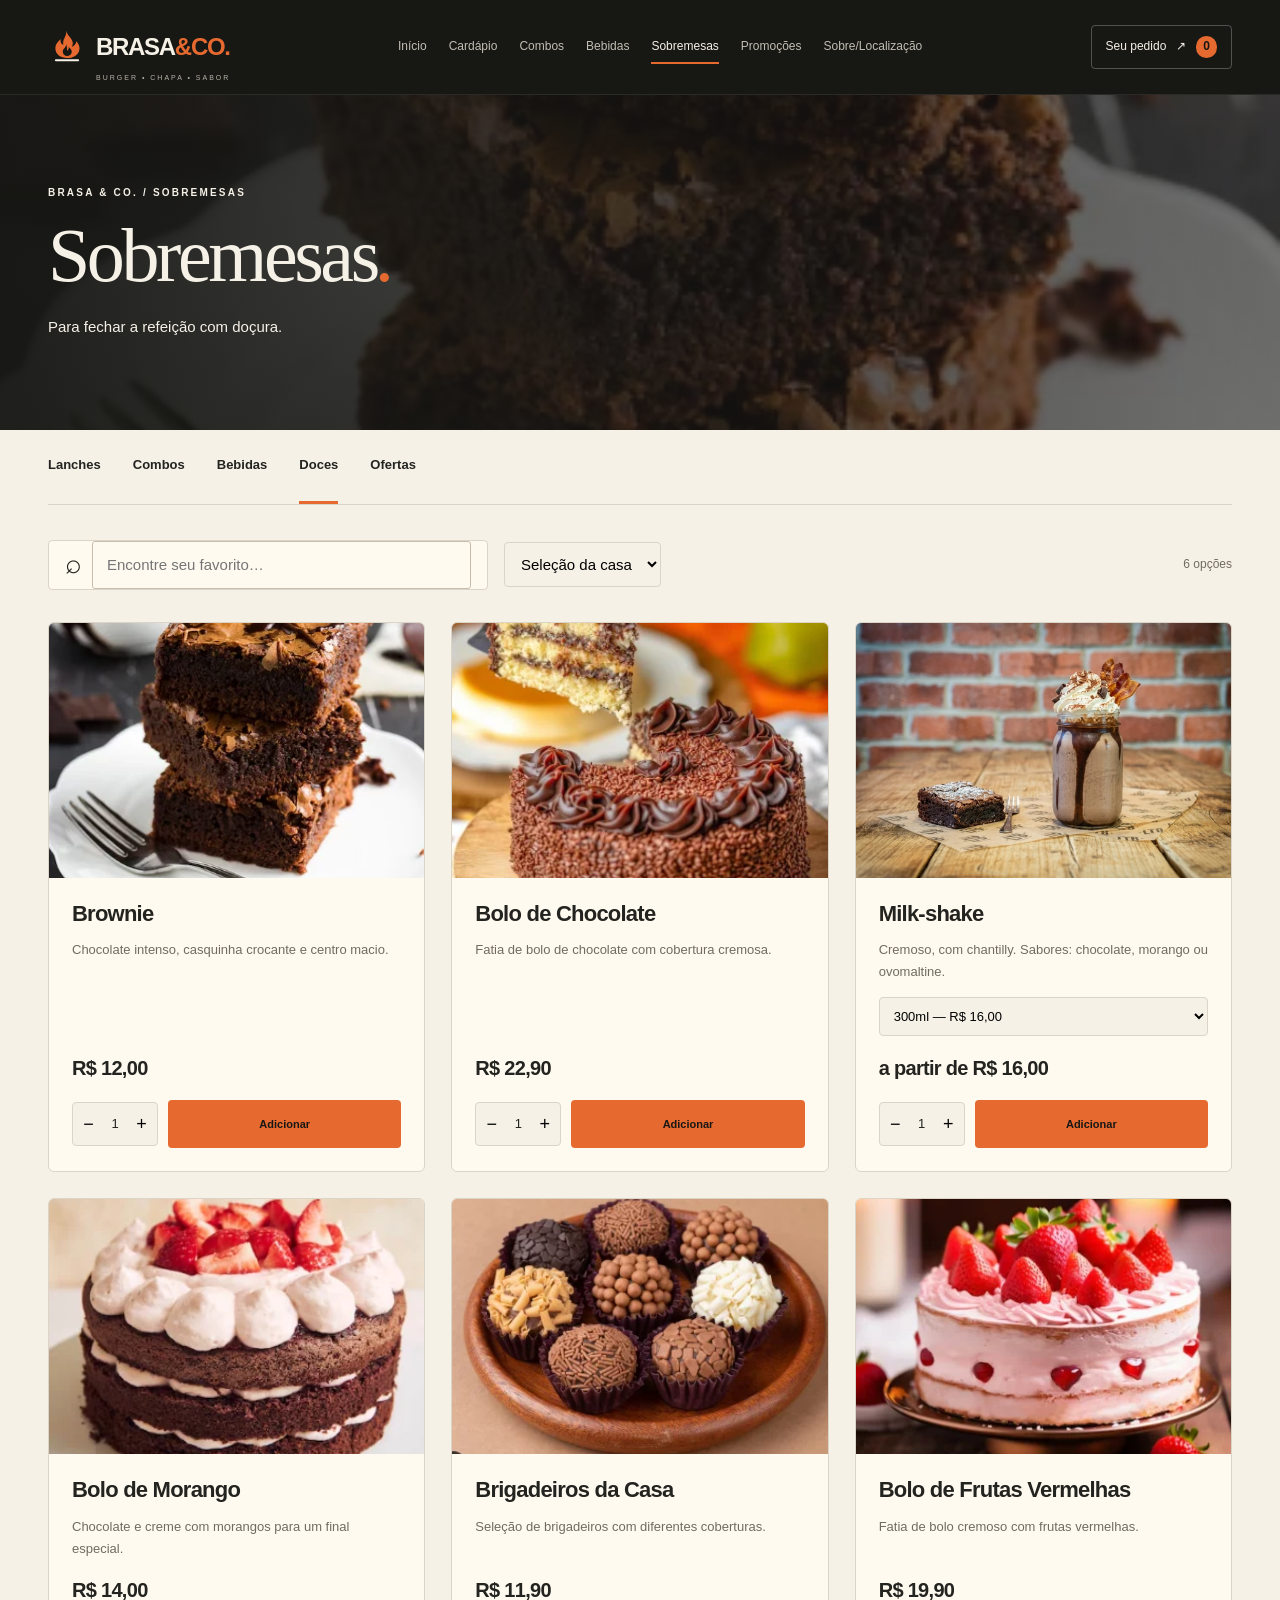
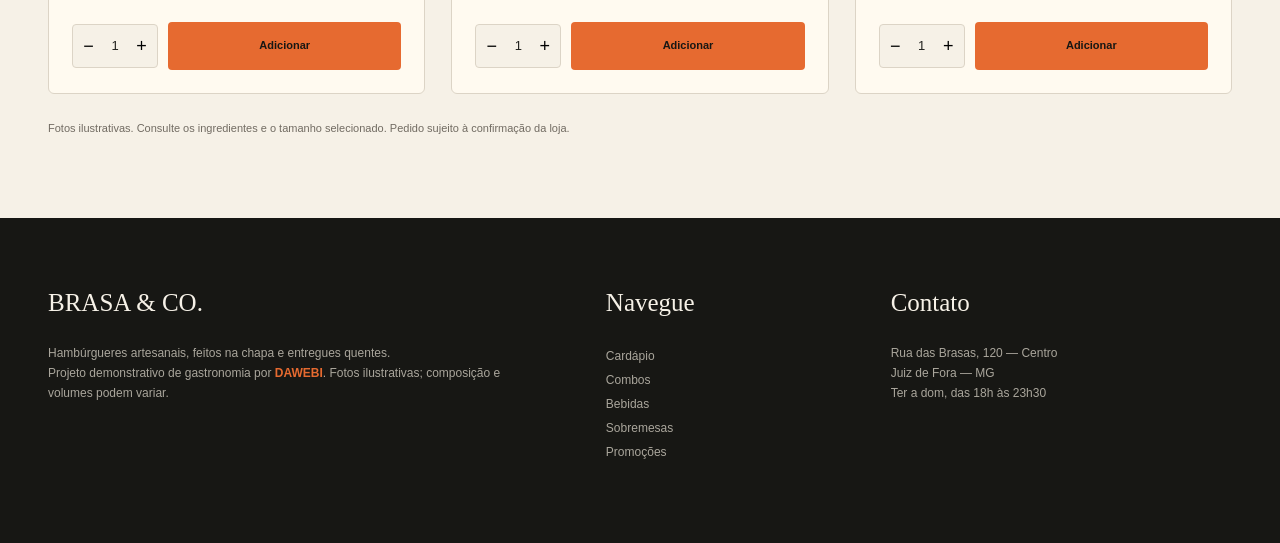
<file: sobremesas.html>
<!DOCTYPE html>
<html lang="pt-BR">
<head>
<meta charset="utf-8">
<meta name="viewport" content="width=device-width,initial-scale=1,viewport-fit=cover">
<meta name="description" content="Brasa & Co. — hambúrgueres artesanais, combos generosos e sobremesas. Escolha seu pedido e finalize pelo WhatsApp. Projeto DAWEBI."><meta name="theme-color" content="#171714"><title>Sobremesas · Brasa &amp; Co.</title>
<link rel="icon" href="assets/favicon.ico" sizes="16x16 32x32 48x48">
<link rel="icon" href="assets/favicon.svg" type="image/svg+xml">
<link rel="apple-touch-icon" href="assets/apple-touch-icon.png" sizes="180x180">
<link rel="stylesheet" href="css/premium.css">
<link rel="stylesheet" href="css/mobile.css">
</head>
<body data-page="sobremesas">
<a class="skip" href="#app">Pular para o conteúdo</a><header id="hdr"></header>
<main id="app"></main>
<footer id="ftr"></footer>
<div id="bar"></div>
<div id="toast" role="status"></div>
<script src="js/script.js"></script>
</body>
</html>
</file>
<file: css/premium.css>
/* BRASA & CO. / DAWEBI. Sem dependências de rede. */
:root{--coal:#171714;--ink:#23231f;--paper:#f6f1e7;--cream:#eee7d8;--orange:#e66a30;--muted:#716b62;--line:#dcd4c6;--serif:Georgia,'Times New Roman',serif}*{box-sizing:border-box}html{scroll-behavior:smooth;scroll-padding-top:100px}body{margin:0;background:var(--paper);color:var(--ink);font:15px/1.6 Arial,Helvetica,sans-serif}a{color:inherit;text-decoration:none}button,input,select,textarea{font:inherit}button,a{touch-action:manipulation}button{cursor:pointer}img{display:block;max-width:100%;object-fit:cover}h1,h2,h3,h4,p{margin:0}h1,h2{font-family:var(--serif);line-height:1.03;letter-spacing:-.045em;font-weight:400}h1{font-size:clamp(54px,6.3vw,98px)}h2{font-size:clamp(36px,4vw,60px)}h3{font-size:22px;line-height:1.2;letter-spacing:-.035em}em{font-style:italic;color:var(--orange)}p{line-height:1.7}.wrap{width:min(1280px,calc(100% - 96px));margin:auto}.section{padding:100px 0}.eyebrow{font:700 10px/1.5 Arial,sans-serif;letter-spacing:2.2px;margin-bottom:22px;text-transform:uppercase}.eyebrow span{display:inline-block;width:7px;height:7px;background:var(--orange);border-radius:50%;margin-right:7px}.mut{color:var(--muted)}.btn{border:0;border-radius:4px;display:inline-flex;align-items:center;justify-content:center;gap:28px;background:var(--orange);color:#171714;padding:16px 23px;font-weight:700;font-size:13px;min-height:48px;transition:background .2s,transform .2s}.btn:hover{background:#f3864c;transform:translateY(-2px)}.btn.ghost{background:transparent;border:1px solid var(--line);color:inherit}.text-link{font-weight:700;font-size:13px;border-bottom:1px solid;padding-bottom:6px}.acts{display:flex;gap:28px;align-items:center;flex-wrap:wrap}a:focus-visible,button:focus-visible,input:focus-visible,select:focus-visible,textarea:focus-visible{outline:3px solid var(--orange);outline-offset:4px}.skip{position:fixed;top:-100px;left:16px;background:var(--orange);padding:12px;z-index:100}.skip:focus{top:16px}[hidden]{display:none!important}
#hdr{background:var(--coal);color:var(--paper);position:sticky;top:0;z-index:30;border-bottom:1px solid #ffffff15}.hrow{display:flex;align-items:center;gap:30px;min-height:94px}.logo{display:flex;position:relative;font-size:24px;font-weight:900;letter-spacing:-1.3px;align-items:center;white-space:nowrap;line-height:1}.logo img{width:27px;height:27px;margin-right:8px}.logo span{color:var(--orange)}.logo small{position:absolute;font-size:7px;letter-spacing:2px;bottom:-15px;left:35px;color:#b8b4a9;font-weight:400}.cart{order:3;margin-left:auto;display:flex;gap:10px;align-items:center;border:1px solid #ffffff40;padding:10px 14px;border-radius:4px;white-space:nowrap;font-size:12px}.cart b{border-radius:50%;background:var(--orange);color:var(--coal);padding:1px 7px}.cart b.pop{transform:scale(1.2)}#nav{margin-left:auto;display:flex;gap:22px;font-size:12px}#nav a{padding:14px 0;position:relative;color:#c2beb3}#nav a.on,#nav a:hover{color:var(--paper)}#nav a.on:after{content:'';height:2px;background:var(--orange);position:absolute;bottom:7px;left:0;right:0}#burger{display:none;color:var(--paper);border:0;background:none;font-size:25px;padding:8px}
.hero{background:var(--coal);color:var(--paper);overflow:hidden}.hero-layout{display:grid;grid-template-columns:1fr 1.1fr;align-items:center;min-height:660px;gap:20px}.hero-copy{position:relative;z-index:2;padding:60px 0}.hero h1 em{color:#ee7b44}.hero-sub{color:#bbb6aa;margin:28px 0 34px;font-size:15px}.hero-note{display:flex;gap:15px;align-items:center;font-size:11px;color:#bbb6aa;margin-top:50px}.hero-note b{font-size:9px;letter-spacing:1px;color:var(--paper);padding-right:15px;border-right:1px solid #ffffff35}.hero-art{position:relative;height:600px;display:flex;align-items:center;justify-content:center}.orbit{position:absolute;width:530px;height:530px;background:radial-gradient(ellipse,#834121 0,#442a1c 36%,transparent 70%);border:1px solid #ffffff0d;border-radius:50%;transform:rotate(-10deg)}.hero-burger{position:relative;width:115%;max-width:115%;height:520px;object-fit:contain;filter:drop-shadow(0 30px 25px #0006);transform:rotate(-6deg)}.hero-stamp{position:absolute;right:0;top:65px;border:1px solid #ec8757;color:#ec8757;border-radius:50%;width:96px;height:96px;display:grid;place-content:center;text-align:center;font-size:11px;line-height:1.2;letter-spacing:2px;transform:rotate(14deg);z-index:2}.hero-caption{position:absolute;bottom:36px;left:80px;right:0;display:flex;align-items:center;gap:16px;border-top:1px solid #ffffff30;padding-top:16px}.hero-caption span{font-size:8px;letter-spacing:1px;max-width:90px;color:#aaa69c}.hero-caption strong{font-family:var(--serif);font-size:25px;font-weight:400;white-space:nowrap}.hero-caption b{font-size:13px;white-space:nowrap;margin-left:auto}.hero-caption a{color:var(--orange);margin-left:20px;font-size:25px}.hero-bottom{display:flex;justify-content:space-between;align-items:center;min-height:64px;border-top:1px solid #ffffff20;font-size:8px;letter-spacing:2px;color:#ada99c}.ribbon{background:var(--orange);font-size:16px;letter-spacing:3px;font-weight:900;white-space:nowrap;overflow:hidden;padding:18px 0;text-align:center;transform:rotate(-1deg);margin-top:-4px}
.section-head{display:flex;align-items:end;justify-content:space-between;gap:40px;margin-bottom:42px}.section-head>p{color:var(--muted);font-size:13px}.cats{display:grid;grid-template-columns:repeat(5,1fr);gap:14px}.cat{position:relative;height:290px;border-radius:5px;overflow:hidden;background:#2a251e}.cat img{width:100%;height:100%;transition:transform .6s}.cat:after{content:'';position:absolute;inset:0;background:linear-gradient(transparent 25%,#000c)}.cat:hover img{transform:scale(1.07)}.cat span{position:absolute;z-index:1;bottom:20px;left:20px;right:20px;color:var(--paper);display:flex;align-items:center;gap:10px}.cat small{font-size:9px;color:#c6beb0}.cat strong{font-family:var(--serif);font-weight:400;font-size:26px}.cat b{margin-left:auto;color:var(--orange)}.bests{background:var(--cream)}.grid{display:grid;grid-template-columns:repeat(3,1fr);gap:26px}.bests .grid{grid-template-columns:repeat(4,1fr)}.card{background:#fffaf0;border:1px solid var(--line);border-radius:6px;overflow:hidden;display:flex;flex-direction:column;transition:box-shadow .25s,transform .25s}.card:hover{transform:translateY(-4px);box-shadow:0 14px 30px #3c291210}.pimg{position:relative;background:#e8e1d5;overflow:hidden}.pimg img{width:100%;height:255px;transition:transform .5s}.card:hover .pimg img{transform:scale(1.04)}body[data-page=bebidas] .pimg{background:#fff}body[data-page=bebidas] .pimg img{object-fit:contain;padding:20px}.bests .pimg img{height:225px}.badge{position:absolute;left:15px;top:15px;background:var(--orange);z-index:1;padding:7px 12px;border-radius:3px;font-size:12px;font-weight:700}.pbody{padding:23px;display:flex;flex-direction:column;flex:1}.pbody h3{margin-bottom:12px}.pbody>p{font-size:13px;margin-bottom:14px}.pbody>small{font-size:11px;color:var(--muted);line-height:1.6;margin-bottom:16px}.pbody>ul{padding-left:18px;font-size:12px;color:var(--muted);margin:0 0 16px}.price{font-size:20px;font-weight:700;letter-spacing:-.7px;margin-top:auto;margin-bottom:16px}.pbody>div:has(.price){margin-top:auto}.old{font-size:12px;text-decoration:line-through;color:var(--muted)}.ends{font-size:11px;margin-top:-10px;margin-bottom:16px;color:var(--muted)}.buy{display:flex;gap:10px;align-items:center}.buy .btn{flex:1;padding:12px 8px;font-size:11px;gap:0}.stepper{display:flex;border:1px solid var(--line);border-radius:4px;align-items:center;background:var(--paper);height:44px}.stepper button{background:none;border:0;width:31px;height:42px;font-size:18px}.stepper span{min-width:22px;text-align:center;font-size:13px}.sz{width:100%;margin:0 0 16px;background:var(--paper);border:1px solid var(--line);border-radius:4px;padding:10px;font-size:13px}
.fries-scene{background:var(--coal);color:var(--paper);overflow:hidden;padding:80px 0}.fries-layout{display:grid;grid-template-columns:1fr 1fr;align-items:center;gap:50px;min-height:500px}.fries-layout h2{font-size:clamp(42px,5vw,72px)}.fries-layout p:not(.eyebrow){color:#b8b2a5;margin:26px 0}.fries-art{position:relative;height:490px}.falling-fries{position:absolute;object-fit:contain;width:95%;height:80%;top:10%;left:0;will-change:transform;filter:drop-shadow(0 20px 15px #0005)}.falling-fries[data-layer="1"]{width:60%;left:40%;top:0;opacity:.85}.falling-fries[data-layer="2"]{width:55%;left:10%;top:35%;opacity:.7}.fries-word{position:absolute;font:italic 70px var(--serif);color:#ffffff12;transform:rotate(-14deg);top:180px;left:20px}.fries-label{position:absolute;bottom:0;right:0;font-size:8px;letter-spacing:2px;color:var(--orange)}.offer{display:grid;grid-template-columns:1fr 1fr;background:var(--cream);border-radius:6px;overflow:hidden}.offer>img{width:100%;height:100%;min-height:470px}.offer>div{padding:54px}.offer p:not(.eyebrow){color:var(--muted);margin:22px 0}.offer-price{display:flex;gap:18px;align-items:center;margin:28px 0}.offer-price del{font-size:16px;color:var(--muted)}.offer-price strong{font-size:34px;letter-spacing:-1px}.story{display:grid;grid-template-columns:1fr 1fr;gap:90px;align-items:center}.story>img{height:480px;width:100%;border-radius:5px}.story p:not(.eyebrow){margin:26px 0;color:var(--muted)}.how{background:var(--cream)}.how h2{font-size:43px}.steps{display:grid;grid-template-columns:repeat(3,1fr);gap:40px;margin-top:50px}.steps span{color:var(--orange);font-family:var(--serif);font-size:40px}.steps h3{font-size:19px;margin:12px 0}.steps p{color:var(--muted);font-size:13px}.steps>div{border-top:1px solid var(--line);padding-top:20px}
.category-hero{height:335px;position:relative;overflow:hidden;background:var(--coal);color:var(--paper);display:flex;align-items:center}.category-hero>img{position:absolute;inset:0;width:100%;height:100%;object-position:50% 52%;opacity:.4}.category-hero:after{content:'';position:absolute;inset:0;background:linear-gradient(90deg,#171714e8,transparent)}.category-hero .wrap{position:relative;z-index:1}.category-hero h1{font-size:76px}.category-hero .eyebrow{margin-bottom:16px}.category-hero p:last-child{margin-top:20px}.menu-section{padding-bottom:80px}.category-tabs{display:flex;gap:32px;border-bottom:1px solid var(--line);margin-bottom:35px;overflow:auto}.category-tabs a{font-weight:700;padding:25px 0;white-space:nowrap;font-size:13px}.category-tabs .active{border-bottom:3px solid var(--orange)}.menu-tools{display:flex;gap:16px;align-items:center;margin-bottom:32px}.search-label{display:flex;align-items:center;gap:10px;max-width:440px;flex:1;background:#fffaf0;border:1px solid var(--line);padding:0 16px;border-radius:4px}.search-label span{font-size:28px}.search-label input{border:0;background:transparent;min-width:0;width:100%;height:48px}.menu-tools>select{padding:12px;border:1px solid var(--line);background:transparent;border-radius:4px}.menu-tools>span{font-size:12px;color:var(--muted);margin-left:auto}.photo-note{font-size:11px;color:var(--muted);margin-top:25px}.pagehead{padding:60px 0 40px}.pagehead h1{font-size:65px}.pagehead p{max-width:700px;margin-top:24px;color:var(--muted)}.loc{display:grid;grid-template-columns:1fr 1fr;gap:70px;padding:60px 0}.loc h2{margin-bottom:30px}.loc .btn{margin-top:18px}.map{background:var(--cream);border:1px solid var(--line);border-radius:5px;display:flex;align-items:center;justify-content:center;padding:30px}.map a{display:flex;flex-direction:column;align-items:center;text-align:center}.map span{font-size:50px;color:var(--orange)}.map strong{font-family:var(--serif);font-size:30px;font-weight:400}.map small{margin-top:10px;color:var(--muted)}.visual-gallery{display:grid;grid-template-columns:repeat(4,1fr);gap:15px;margin-top:35px}.visual-gallery img{width:100%;height:220px;border-radius:4px;background:white;object-fit:contain}
.cartgrid{display:grid;grid-template-columns:1.05fr 1fr;gap:50px;padding-bottom:80px;align-items:start}.line{padding:24px 0;display:grid;grid-template-columns:1fr auto;gap:16px;border-bottom:1px solid var(--line)}.line .acts{grid-column:1/-1;gap:20px}.line small{font-size:12px}.line>b{font-size:19px}.rm{background:none;border:0;color:var(--muted);text-decoration:underline;font-size:12px}.total{display:flex;justify-content:space-between;padding:30px 0;font-size:22px;font-weight:700}.empty{padding:60px 20px;background:var(--cream);text-align:center;border:1px solid var(--line);border-radius:4px}.empty .btn{margin-top:24px}#form{padding:32px;background:var(--cream);border-radius:5px;border:1px solid var(--line)}#form h2{font-size:35px}#form>label,#end label{display:flex;flex-direction:column;gap:7px;font-weight:700;font-size:12px;margin-top:20px}input:not([type=radio]),textarea{padding:12px 14px;border:1px solid #c6bdad;background:#fffaf0;border-radius:3px;min-height:46px;max-width:100%}textarea{resize:vertical}fieldset{border:1px solid #c6bdad;border-radius:3px;padding:16px;margin:24px 0 0}legend{font-size:12px;font-weight:700;padding:0 6px}.opt{display:flex;gap:10px;align-items:center;font-size:13px;margin:6px 0;padding:4px}input[type=radio]{accent-color:var(--orange);width:18px;height:18px}.big{width:100%;margin-top:22px}.bad{border-color:#ae3421!important}.err{color:#a1301e;font-size:12px;padding-left:18px}.err:empty{display:none}#ftr{background:var(--coal);color:var(--paper);padding:65px 0 80px}#ftr .wrap{display:grid;grid-template-columns:1.4fr .6fr 1fr;gap:80px}#ftr h4{font-family:var(--serif);font-weight:400;font-size:25px;margin-bottom:20px}#ftr p,#ftr a{font-size:12px;color:#aaa69c}#ftr strong{color:var(--orange)}#bar{position:fixed;bottom:16px;right:24px;z-index:40}#bar a{display:flex;gap:28px;align-items:center;background:var(--orange);color:var(--coal);border-radius:5px;box-shadow:0 8px 40px #0003;padding:18px 22px;font-size:12px;font-weight:700}#toast{position:fixed;bottom:90px;left:50%;transform:translate(-50%,15px);opacity:0;pointer-events:none;background:var(--coal);color:var(--paper);padding:15px 24px;border-radius:5px;z-index:50;transition:.2s;box-shadow:0 5px 30px #0003;max-width:90vw;text-align:center}#toast.show{opacity:1;transform:translate(-50%,0)}
@media(max-width:1150px){.wrap{width:calc(100% - 56px)}#nav{gap:15px;font-size:11px}.hrow{gap:20px}.cartword{display:none}.hero h1{font-size:72px}.hero-art{height:540px}.hero-burger{height:440px}.orbit{width:430px;height:430px}.hero-caption{left:30px}.hero-caption strong{font-size:20px}.cat{height:245px}.cat span{left:12px;right:12px}.cat strong{font-size:22px}.bests .grid{grid-template-columns:repeat(2,1fr)}.bests .pimg img{height:280px}.grid{gap:18px}.pbody{padding:18px}.buy{flex-wrap:wrap}.buy .btn{min-width:100px}.story{gap:50px}}
@media(max-width:900px){#burger{display:block;margin-left:auto;order:2}.cart{margin-left:0}.hrow{min-height:80px}#nav{display:none;position:absolute;top:80px;left:0;right:0;background:var(--coal);padding:20px 28px;box-shadow:0 12px 15px #0003;flex-direction:column;gap:3px;font-size:15px}#nav.open{display:flex}#nav a{padding:10px}.hero-layout{min-height:580px;grid-template-columns:1fr 1fr}.hero h1{font-size:61px}.hero-copy .eyebrow{font-size:8px}.hero-copy .acts{gap:20px}.hero-art{height:500px}.hero-burger{height:380px}.orbit{width:350px;height:350px}.hero-stamp{right:5px;top:40px;width:80px;height:80px;font-size:9px}.hero-caption{left:20px;bottom:35px;flex-wrap:wrap;gap:8px}.hero-caption span{max-width:none;width:100%}.hero-caption strong{font-size:23px}.hero-note{margin-top:30px}.section{padding:70px 0}.grid{grid-template-columns:repeat(2,1fr)}.cats{grid-template-columns:repeat(3,1fr)}.cat{height:250px}.fries-layout{gap:15px}.fries-art{height:420px}.offer>div{padding:30px}.offer>img{min-height:400px}.story{gap:35px}.story>img{height:400px}.cartgrid{gap:25px}#form{padding:22px}#ftr .wrap{gap:40px}.visual-gallery{grid-template-columns:repeat(3,1fr)}}
@media(max-width:600px){.wrap{width:calc(100% - 36px)}.hrow{min-height:72px;gap:14px}.logo{font-size:21px}.logo img{width:23px;height:23px}.logo small{font-size:6px;left:31px;bottom:-13px}.cart{padding:8px 10px;font-size:11px}#nav{top:72px}.hero-layout{display:flex;flex-direction:column;gap:0;min-height:0}.hero-copy{padding:45px 0 0;width:100%}.hero-copy .eyebrow{font-size:8px;letter-spacing:1.5px;margin-bottom:22px}.hero h1{font-size:64px;line-height:1.04}.hero-sub{font-size:13px;margin:22px 0 25px}.hero .acts{gap:22px}.hero .btn{font-size:12px;padding:14px 18px}.hero .text-link{font-size:11px}.hero-note{margin-top:25px;font-size:10px}.hero-art{height:380px;width:100%;margin-top:16px}.hero-burger{height:320px;width:108%;max-width:108%;margin-top:-20px}.orbit{width:320px;height:320px}.hero-stamp{top:0;right:0;width:73px;height:73px;font-size:8px}.hero-caption{bottom:14px;left:16px;right:16px;gap:10px}.hero-caption span{width:auto;font-size:7px;max-width:70px}.hero-caption strong{font-size:22px}.hero-caption b{font-size:11px}.hero-caption a{margin-left:8px;font-size:21px}.hero-bottom{min-height:56px;font-size:6px;letter-spacing:1px;gap:20px}.ribbon{font-size:12px;padding:14px 0;letter-spacing:2px}.section{padding:55px 0}.section-head{display:block;margin-bottom:28px}.section-head>p,.section-head>.text-link{margin-top:22px;display:inline-block}.eyebrow{font-size:9px;letter-spacing:1.6px;margin-bottom:16px}h2{font-size:39px}.cats{grid-template-columns:repeat(2,1fr);gap:12px}.cat{height:220px}.cat:last-child{grid-column:1/-1;height:190px}.cat span{bottom:14px;left:14px;right:14px}.cat strong{font-size:25px}.grid,.bests .grid{grid-template-columns:1fr;gap:24px}.pimg img,.bests .pimg img{height:270px}.pbody{padding:23px}.buy{flex-wrap:nowrap}.buy .btn{font-size:12px}.pbody h3{font-size:24px}.fries-scene{padding:55px 0 25px}.fries-layout{grid-template-columns:1fr}.fries-layout h2{font-size:45px}.fries-layout p:not(.eyebrow){font-size:13px}.fries-art{height:355px}.fries-word{font-size:62px;top:120px}.fries-label{bottom:5px}.offer{grid-template-columns:1fr}.offer>img{height:280px;min-height:0}.offer>div{padding:32px}.offer h2{font-size:42px}.story{grid-template-columns:1fr;gap:30px}.story>img{height:360px}.story p:not(.eyebrow){font-size:14px}.how h2{font-size:38px}.steps{grid-template-columns:1fr;gap:25px;margin-top:30px}.steps span{font-size:32px}.steps h3{font-size:20px}.category-hero{height:270px}.category-hero h1{font-size:59px}.category-hero p:last-child{font-size:13px}.category-tabs{gap:26px;margin-bottom:25px}.category-tabs a{padding:18px 0}.menu-tools{flex-wrap:wrap;gap:12px}.search-label{flex-basis:100%;max-width:none}.menu-tools>select{max-width:75%;font-size:12px}.menu-tools>span{font-size:11px}.pagehead{padding:40px 0 25px}.pagehead h1{font-size:48px}.pagehead p{font-size:14px}.cartgrid,.loc{grid-template-columns:1fr;gap:30px}.cartgrid{padding-bottom:50px}.loc{padding:45px 0}.loc h2{font-size:36px}.map{min-height:230px}.visual-gallery{grid-template-columns:repeat(2,1fr);gap:10px}.visual-gallery img{height:170px}#ftr{padding:45px 0 100px}#ftr .wrap{grid-template-columns:1fr 1fr;gap:30px}#ftr .wrap>div:first-child{grid-column:1/-1}#ftr h4{font-size:23px;margin-bottom:12px}#bar{bottom:10px;left:10px;right:10px}#bar a{justify-content:space-between;gap:10px;padding:16px;font-size:11px}#toast{font-size:12px;bottom:80px;width:max-content}.line{font-size:13px}.line>b{font-size:17px}.line .acts{gap:15px}#form{padding:24px}.menu-section{padding-bottom:55px}}
@media(prefers-reduced-motion:reduce){html{scroll-behavior:auto}*,*:before,*:after{transition:none!important;animation:none!important}.falling-fries{will-change:auto}.card:hover,.btn:hover,.cat:hover img,.card:hover img{transform:none}}

.hero-layout>div,.fries-layout>div{min-width:0}.pimg.cutout{background:radial-gradient(ellipse,#d6b88e,var(--cream) 70%)}.pimg.cutout img{object-fit:contain;padding:18px;filter:drop-shadow(0 10px 8px #0002)}
@media(max-width:380px){.hero h1{font-size:56px}.hero-caption strong{font-size:19px}.hero-caption{left:0;right:0}.hero-note{gap:10px;font-size:9px}.hero-note b{padding-right:10px}.cat strong{font-size:22px}}

/* Ícone de chama / grelha — edição 2 */
.logo img{width:38px;height:38px;margin-right:10px}.logo small{left:48px}@media(max-width:600px){.logo img{width:30px;height:30px;margin-right:8px}.logo small{left:38px}}@media(max-width:380px){.logo{font-size:19px}.logo img{width:28px;height:28px}.logo small{left:36px;letter-spacing:1.5px}}
</file>
<file: css/mobile.css>
/* Edição 3 — composição e interação específicas para celular. */
@media(max-width:600px){
 html{scroll-padding-top:145px}body{padding-bottom:env(safe-area-inset-bottom)}
 .wrap{width:calc(100% - 36px)}.hrow{height:72px;gap:10px}.logo{font-size:20px}.logo img{width:31px;height:31px}.logo small{left:39px;font-size:6px;letter-spacing:1.6px}
 #burger{width:44px;height:44px;display:grid;place-items:center;padding:0;font-size:24px}.cart{min-height:44px;padding:8px 10px}.cart b{font-size:11px}.cartword{display:none}
 #nav.open{top:72px;padding:12px 22px 22px;border-bottom:1px solid #ffffff25;max-height:calc(100dvh - 160px);overflow-y:auto;overscroll-behavior:contain;border-radius:0 0 20px 20px;box-shadow:0 25px 35px #0005;gap:0}
 #nav.open a{font:400 22px/1.3 Georgia,serif;padding:15px 3px;display:flex;align-items:center;border-bottom:1px solid #ffffff12}
 #nav.open a::after{content:'↗';position:static;height:auto;background:none;margin-left:auto;color:var(--orange);font:20px Arial}
 #nav.open a.on{color:var(--orange)}#nav.open a:last-child{border-bottom:0}body.menu-open{overflow:hidden}
 .hero-copy{padding-top:28px}.hero-copy .eyebrow{font-size:8px;letter-spacing:1.1px;margin-bottom:17px;max-width:310px}
 .hero h1{font-size:clamp(42px,12.8vw,56px);line-height:1.04;letter-spacing:-.05em}.hero h1 span{white-space:nowrap}
 .hero-sub{font-size:13px;line-height:1.65;margin:17px 0 21px;max-width:330px}
 .hero .acts{display:grid;grid-template-columns:1fr;gap:12px}.hero .acts .btn{width:100%;min-height:52px;justify-content:space-between;padding:14px 20px;font-size:13px;border-radius:8px}
 .hero .acts .text-link{justify-self:center;font-size:12px;padding:0 0 3px}.hero-note{display:none}
 .hero-art{height:282px;margin-top:15px}.hero-burger{height:257px;margin-top:-28px;width:106%;max-width:106%;transform:rotate(-5deg)}.orbit{width:270px;height:270px}
 .hero-stamp{width:59px;height:59px;font-size:7px;letter-spacing:1px;top:5px;right:4px}
 .hero-caption{bottom:0;left:0;right:0;padding-top:10px;gap:10px}.hero-caption span{font-size:7px;max-width:60px;letter-spacing:.7px}.hero-caption strong{font-size:21px}.hero-caption b{font-size:12px}.hero-caption a{display:inline-grid;place-items:center;width:28px;min-height:32px;margin-left:1px}
 .hero-bottom{min-height:44px;margin-top:13px;border-top:0;font-size:6px;letter-spacing:1px}.hero-bottom span{max-width:150px}.hero-bottom a{min-height:40px;display:flex;align-items:center;text-align:right}
 .ribbon{font-size:10px;letter-spacing:1.8px;padding:12px 0}
 .section{padding:45px 0}.section-head{margin-bottom:24px}.section-head>p{margin-top:16px;font-size:13px}.section-head>.text-link{margin-top:18px;min-height:36px}
 h2{font-size:clamp(34px,9.5vw,41px)}.eyebrow{font-size:9px;letter-spacing:1.5px;margin-bottom:14px}
 .cats{display:flex;overflow-x:auto;gap:12px;scroll-snap-type:x mandatory;scroll-padding-left:0;margin-right:-18px;padding-right:18px;padding-bottom:4px;scrollbar-width:none;overscroll-behavior-x:contain;-webkit-overflow-scrolling:touch}
 .cats::-webkit-scrollbar{display:none}.cat,.cat:last-child{height:244px;flex:0 0 72%;scroll-snap-align:start;border-radius:12px}.cat span{left:20px;right:20px;bottom:20px}.cat strong{font-size:29px}.cat b{font-size:19px}.cat small{font-size:10px}.swipe-hint{display:block;font-size:10px;letter-spacing:.8px;color:var(--muted);margin-top:14px}
 .grid,.bests .grid{gap:20px}.card{border-radius:12px}.pimg img,.bests .pimg img{height:auto;aspect-ratio:4/3;object-fit:cover}.pimg.cutout img{object-fit:contain;padding:18px}.pbody{padding:20px}.pbody h3{font-size:24px;margin-bottom:10px}.pbody>p{font-size:14px;line-height:1.6;margin-bottom:12px}.pbody>small{font-size:12px;line-height:1.6}.price{font-size:23px;margin-bottom:15px}
 .buy{gap:12px}.buy .btn{min-height:48px;font-size:13px;border-radius:7px;min-width:0;padding:12px 8px}.stepper{height:48px;border-radius:7px;flex-shrink:0}.stepper button{width:40px;height:46px;font-size:20px}.stepper span{width:24px;font-size:14px}.sz{font-size:16px;min-height:48px}
 .fries-scene{padding:45px 0 15px}.fries-layout h2{font-size:clamp(38px,10.8vw,46px)}.fries-layout .btn{width:100%;border-radius:8px;justify-content:space-between}.fries-art{height:300px}.fries-word{font-size:55px;top:105px}.falling-fries{filter:drop-shadow(0 12px 8px #0004)}
 .offer{border-radius:12px}.offer>img{height:auto;aspect-ratio:4/3}.offer>div{padding:27px}.offer h2{font-size:42px}.offer .btn{width:100%;border-radius:8px}.offer-price{margin:20px 0}.offer-price strong{font-size:34px}.story{gap:26px}.story>img{height:330px;border-radius:12px}.how h2{font-size:35px}
 .category-hero{height:238px}.category-hero h1{font-size:clamp(45px,13vw,58px)}.category-hero .eyebrow{font-size:9px}.category-hero p:last-child{font-size:14px;margin-top:14px;max-width:300px}.category-hero:after{background:linear-gradient(90deg,#171714e8,#17171440)}
 .category-tabs{position:sticky;top:72px;z-index:20;background:var(--paper);margin:0 -18px 22px;padding:0 18px;gap:9px;border-bottom:1px solid var(--line);scrollbar-width:none;scroll-padding-inline:18px;box-shadow:0 5px 12px #17171405}
 .category-tabs::-webkit-scrollbar{display:none}.category-tabs a{padding:13px 15px;margin:10px 0;font-size:12px;line-height:1.5;min-height:44px;border:1px solid var(--line);border-radius:30px;flex-shrink:0}.category-tabs .active{color:var(--paper);background:var(--coal);border:1px solid var(--coal)}
 .menu-tools{gap:12px;margin-bottom:22px}.search-label{border-radius:9px;min-height:52px}.search-label input{font-size:16px;background:none;border:0;padding:12px 0}.menu-tools>select{font-size:14px;border-radius:7px;min-height:44px;background:#fffaf0}.menu-tools>span{font-size:11px}.photo-note{line-height:1.6;margin-top:20px}
 .pagehead{padding:35px 0 25px}.pagehead h1{font-size:45px}.cartgrid{gap:28px}.line{background:#fffaf0;border:1px solid var(--line);border-radius:10px;padding:18px;margin-bottom:12px;gap:14px}.line .acts{justify-content:space-between}.line>b{font-size:17px}.rm{min-height:44px;padding:8px 12px}.total{padding:18px 0 25px}.cartgrid .ghost{min-height:46px}.empty{border-radius:12px}
 #form{padding:24px 20px;border-radius:12px}.cartgrid input:not([type=radio]),textarea{font-size:16px;min-height:50px;border-radius:7px}.cartgrid .opt{font-size:14px;min-height:44px;margin:0}.cartgrid fieldset{padding:12px;border-radius:8px}.cartgrid legend{font-size:13px}.cartgrid label{font-size:13px}#form .big{min-height:56px;border-radius:8px;font-size:14px;margin-top:24px}.cartgrid .err{font-size:13px;line-height:1.6}
 #bar{left:12px;right:12px;bottom:calc(10px + env(safe-area-inset-bottom));border-radius:12px}#bar>a{min-height:60px;border-radius:12px;padding:16px;box-shadow:0 9px 35px #17171438;font-size:12px}
 .mobile-dock{display:flex;gap:4px;background:var(--coal);color:var(--paper);padding:6px;border:1px solid #ffffff20;border-radius:13px;box-shadow:0 8px 30px #0003}
 #bar .mobile-dock a{background:transparent;box-shadow:none;border-radius:8px;display:flex;justify-content:center;align-items:center;flex:1;gap:6px;padding:11px 7px;min-height:46px;font-size:11px;color:var(--paper);font-weight:700}
 #bar .mobile-dock a.is-active{background:#ffffff12;color:#f3864c}#bar .mobile-dock .dock-cart{border-left:1px solid #ffffff20;border-radius:0 8px 8px 0}.dock-cart b{color:var(--orange)}
 #ftr{padding-bottom:calc(120px + env(safe-area-inset-bottom))}#toast{bottom:calc(88px + env(safe-area-inset-bottom));font-size:13px;border:1px solid #ffffff25;max-width:calc(100% - 28px);width:max-content}
 .btn:active,.stepper button:active{transform:scale(.97)}
}
.mobile-dock,.swipe-hint{display:none}
@media(max-width:600px){.mobile-dock{display:flex}.swipe-hint{display:block}}
@media(max-width:360px){.hrow{gap:7px}.logo{font-size:18px}.logo img{width:27px;height:27px;margin-right:6px}.logo small{left:33px;letter-spacing:1.1px}.hero h1{font-size:41px}.hero-caption strong{font-size:19px}.hero-caption span{display:none}.hero-art{height:260px}.hero-burger{height:235px}.orbit{width:235px;height:235px}.cat,.cat:last-child{height:225px}.pbody{padding:17px}.buy{gap:8px}.stepper button{width:36px}.stepper span{width:22px}.hero-sub{font-size:12px}}
@media(max-width:600px){.stepper button{width:44px}.stepper span{width:22px}.menu-tools>select{font-size:16px}.hero-caption a{min-height:44px}}
@media(prefers-reduced-motion:reduce){.btn:active,.stepper button:active{transform:none}}
</file>
